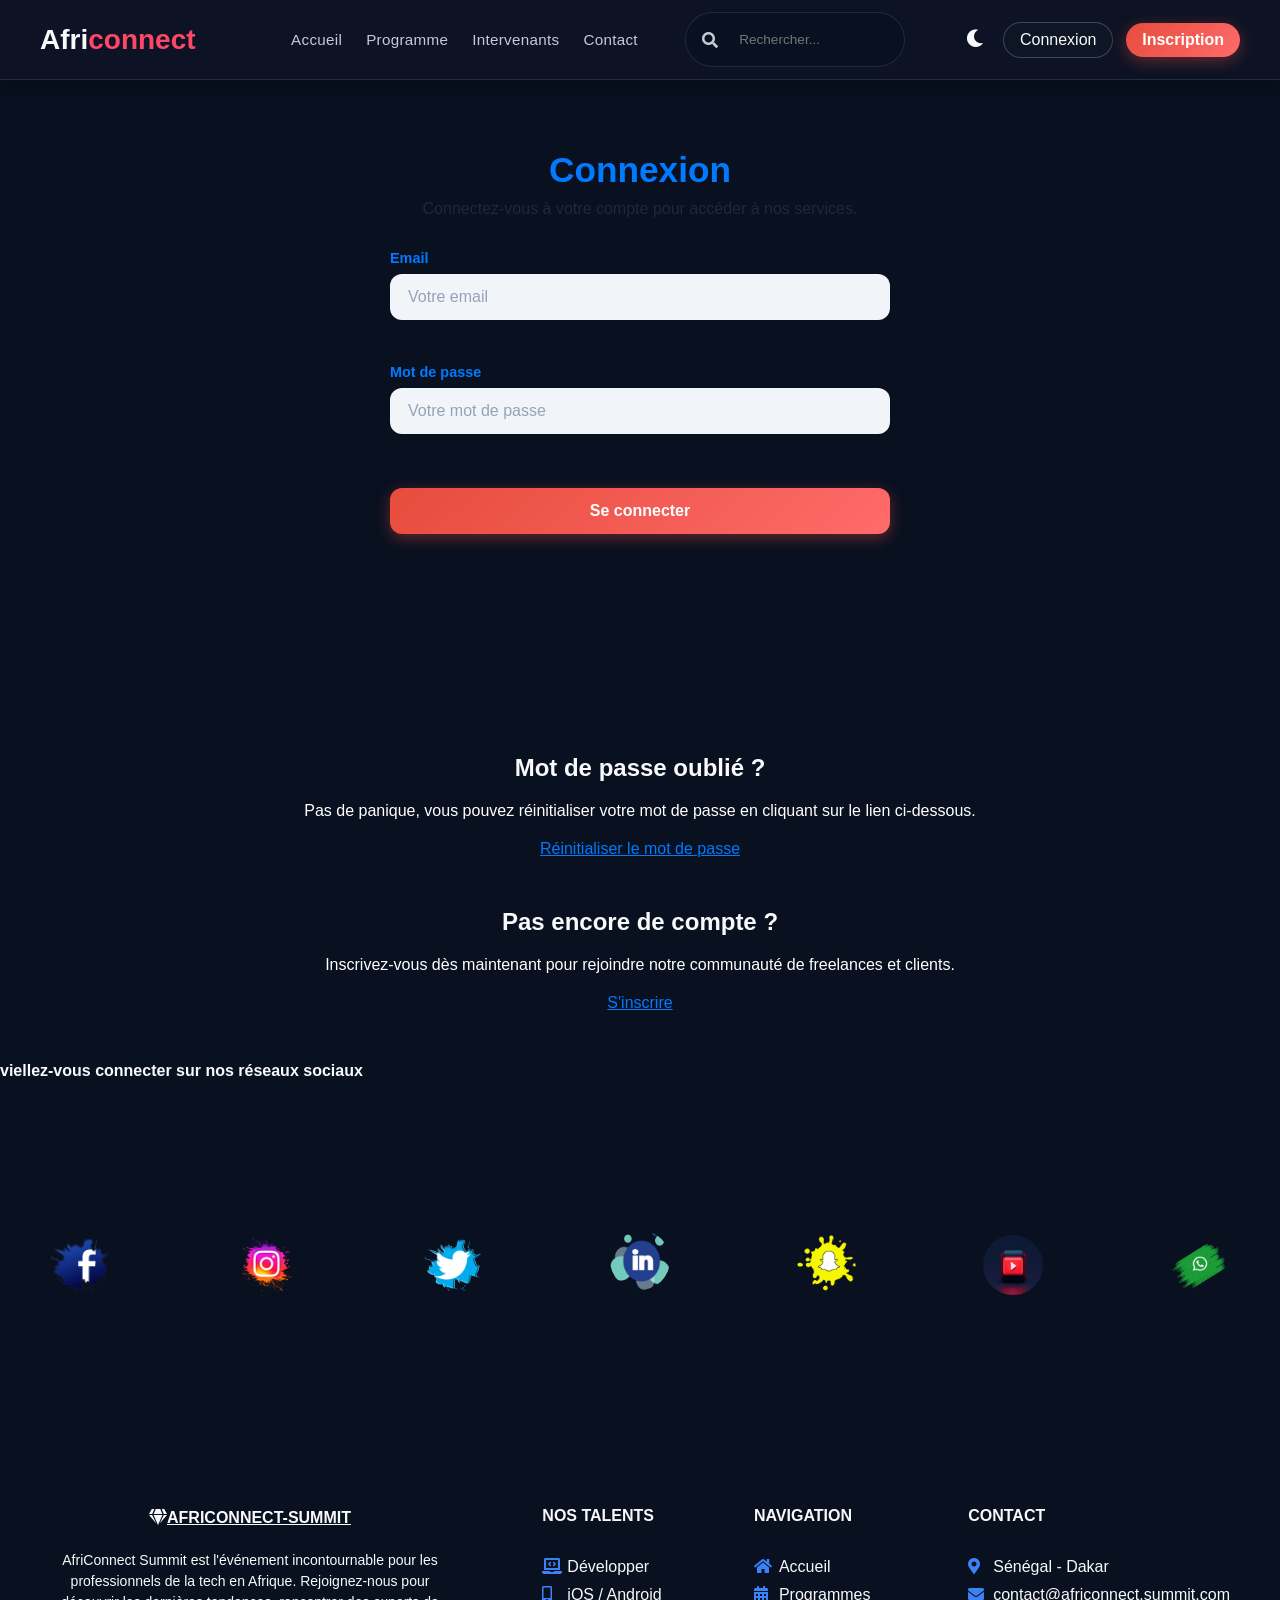
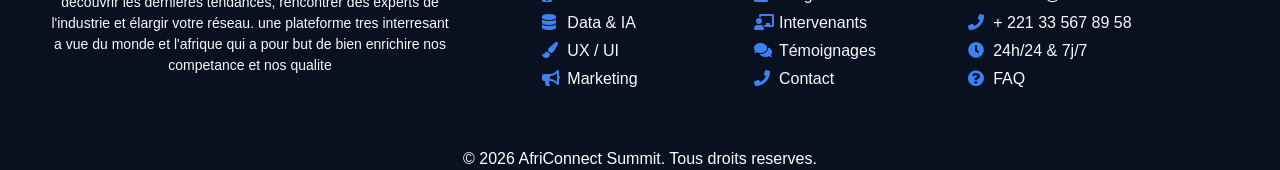
<file: connexion.html>
<!DOCTYPE html>
<html lang="en">
<head>
    <meta charset="UTF-8">
    <meta name="viewport" content="width=device-width, initial-scale=1.0">
    <title>AfriConnect-Summit</title>
    <!-- les links -->
    <link rel="stylesheet" href="css/style.css" type="text/css">
    <!-- Fonts Google --> 
    <link rel="preconnect" href="https://fonts.googleapis.com">
    <link rel="preconnect" href="https://fonts.gstatic.com" crossorigin>
    <link href="https://fonts.googleapis.com/css2?family=Merriweather:opsz@18..144&family=Oswald:wght@200..700&display=swap" rel="stylesheet">
    <!-- Font Awesome --> 
    <link rel="stylesheet" href="https://cdnjs.cloudflare.com/ajax/libs/font-awesome/5.15.3/css/all.min.css">
</head>
<body>
 <!-- Header -->
    <header class="header" id="header">
        <nav class="nav">
            <!-- Logo -->
            <a href="index.html" class="logo">Afri<span>connect</span></a>

            <!-- Bouton Hamburger avec icône FontAwesome -->
            <button class="hamburger" id="hamburger" type="button" aria-expanded="false" aria-label="Toggle navigation">
                <i class="fas fa-bars" id="hamburger-icon"></i>
            </button>

            <!-- Menu principal (Contenu rétractable) -->
            <div class="nav-Menu" id="nav-Menu">
                <ul class="nav-links">
                    <li><a href="index.html" class="nav-link">Accueil</a></li>
                    <li><a href="programme.html" class="nav-link">Programme</a></li>
                    <li><a href="intervenants.html" class="nav-link">Intervenants</a></li>
                    <li><a href="contact.html" class="nav-link">Contact</a></li>
                </ul>

                <div class="nav-actions">
                    <!-- Barre de recherche -->
                    <form class="search-navbar" role="search" action="/recherche" method="GET">
                        <div class="search-box">
                            <i class="fas fa-search search-icon"></i>
                            <input type="search" placeholder="Rechercher..." aria-label="Rechercher" name="query">
                        </div>
                    </form>

                    <!-- Zone d'action (Thème & Boutons) -->
                    <div class="buttons-group">
                        <button id="theme-toggle" class="theme-toggle" aria-label="Changer de thème">
                            <i class="fas fa-moon" id="theme-icon"></i>
                        </button>
                        <a href="connexion.html" class="btn-connexion">Connexion</a>
                        <a href="inscription.html" class="btn-inscription">Inscription</a>
                    </div>
                </div>
            </div>
        </nav>

    </header>
    <main>
        <div class="auth-wrapper">
            <section class="connexion-section">
                <h1>Connexion</h1>
                <p>Connectez-vous à votre compte pour accéder à nos services.</p>
                <form id="contactForm">
                    <div class="contact1">
                        <label for="email" class="form-label">Email</label>
                        <input type="email" class="form-control" id="email" placeholder="Votre email">
                        <span class="error-msg text-danger small" id="emailError"></span>
                    </div>
                    <div class="contact2">
                        <label for="password" class="form-label">Mot de passe</label>
                        <input type="password" class="form-control" id="password" placeholder="Votre mot de passe">
                        <span class="error-msg text-danger small" id="incorrect"></span>
                    </div>
                    <button type="submit" class="btn btn-primary">Se connecter</button>
                </form>
            </section> 
            <section class="options-section ">
                <div class="option1">
                    <h2>Mot de passe oublié ?</h2>
                    <p>Pas de panique, vous pouvez réinitialiser votre mot de passe en cliquant sur le lien ci-dessous.</p>
                    <a href="mots-de-pass.html" class="btns">Réinitialiser le mot de passe</a>
                </div>
                <div class="option2">
                    <h2>Pas encore de compte ?</h2>
                    <p>Inscrivez-vous dès maintenant pour rejoindre notre communauté de freelances et clients.</p>
                    <a href="inscription.html" class="btns">S'inscrire</a>
                </div>
            </section>
        </div> 
    </main>
   <!-- Footer -->
    <footer>
        <!-- Footer content -->
        <!-- div: Social media -->
            <div class="social">
                <h4>viellez-vous connecter sur nos réseaux sociaux</h4>
            </div>
        <!-- div: Social media -->
        <div class="social-media">
            <div class="container">
                <div class="social-icones">
                    <div class="fac"><a href="https://www.facebook.com"><img src="images/facboook.jpg" alt=""></a></div>
                    <div class="insta"><a href="https://www.instagram.com"><img src="images/insta.png" alt="" ></a></div>
                    <div class="twit"><a href="https://www.twitter.com"><img src="images/twitter.png" alt=""></a></div>                            
                    <div class="link"><a href="https://www.linkedin.com"><img src="images/linkedin.png" alt=""></a></div>
                    <div class="snap"><a href="https://www.snapchat.com"><img src="images/snap.png" alt=""></a></div>
                    <div class="yt"><a href="https://www.youtube.com"><img src="images/youtube.jpg" alt=""></a></div>
                    <div class="whats"><a href="https://www.whatsapp.com"><img src="images/whatsapp.webp" alt=""></a></div>
                </div>
            </div>
        </div>
        <!-- div: Links  -->
        <div class="container-footer">
            <div class="footer-content">           
                <div class="footer-description">
                    <h4 class="text-uppercase ">
                        <a href="index.html" class="summit"><i class="fas fa-gem "></i>AfriConnect-Summit</a>
                    </h4>
                    <p class=" text-description">
                        AfriConnect Summit est l'événement incontournable pour les professionnels de la tech en Afrique. 
                        Rejoignez-nous pour découvrir les dernières tendances, rencontrer des experts de l'industrie et élargir votre réseau.
                        une plateforme tres interresant a vue du monde et l'afrique qui a pour but de bien enrichire nos competance et nos qualite
                        
                    </p>
                </div>                
                <div class="footer-talents">
                    <h4 class="text-uppercase  ">Nos Talents</h4>
                    <ul class="list-unstyled footer-links">
                        <li class="link"><a href="developpement-web.html" class="text-reset"><i class="fas fa-laptop-code icon-width"></i>Développer</a></li>
                        <li class="link"><a href="mobile.html" class="text-reset"><i class="fas fa-mobile-alt  icon-width"></i>iOS / Android</a></li>
                        <li class="link"><a href="data-science.html" class="text-reset"><i class="fas fa-database icon-width"></i>Data & IA</a></li>
                        <li class="link"><a href="design-ux-ui.html" class="text-reset"><i class="fas fa-paint-brush  icon-width"></i>UX / UI</a></li>
                        <li class="link"><a href="marketing-digital.html" class="text-reset"><i class="fas fa-bullhorn  icon-width"></i>Marketing</a></li>
                    </ul>
                </div>
                <div class="footer-navigation">
                    <h4 class="text-uppercase">Navigation</h4>
                    <ul class="list-unstyled footer-links">
                        <li class="link"><a href="index.html" class="text-reset"><i class="fas fa-home  icon-width"></i>Accueil</a></li>
                        <li class="link"><a href="programmes.html" class="text-reset"><i class="fas fa-calendar-alt  icon-width"></i>Programmes</a></li>
                        <li class="link"><a href="intervenants.html" class="text-reset"><i class="fas fa-chalkboard-teacher  icon-width"></i>Intervenants</a></li>
                        <li class="link"><a href="temoignages.html" class="text-reset"><i class="fas fa-comments  icon-width"></i>Témoignages</a></li>
                        <li class="link"><a href="contact.html" class="text-reset"><i class="fas fa-phone  icon-width"></i>Contact</a></li>
                    </ul>
                </div>               
                <div class="footer-contact">
                    <h4 class="text-uppercase">Contact</h4>
                    <ul class="list-unstyled footer-links">
                        <li class="link"><a href="http://maps.google.com" target="_blank" class="text-reset"><i class="fas fa-map-marker-alt  icon-width"></i>Sénégal - Dakar</a></li>
                        <li class="link"><a href="mailto:contact@africonnect.summit.com" class="text-reset"><i class="fas fa-envelope icon-width"></i>contact@africonnect.summit.com</a></li>
                        <li class="link"><a href="tel:+221335678958" class="text-reset"><i class="fas fa-phone  icon-width"></i>+ 221 33 567 89 58</a></li>
                        <li class="link"><a href="horaire.html" class="text-reset"><i class="fas fa-clock  icon-width"></i>24h/24 & 7j/7</a></li>
                        <li class="link"><a href="faq.html" class="text-reset"><i class="fas fa-question-circle icon-width"></i>FAQ</a></li>
                    </ul>
                </div>
            </div>
        </div>       
        <!-- Copyright -->
        <div class="container"> 
            <p class="text-center">&copy; 2026 AfriConnect Summit. Tous droits reserves.</p> 
        </div> 
    </footer>
            <!-- Bouton Retour en haut -->
        <button id="backToTop" class="back-to-top" aria-label="Retour en haut de la page">
            <i class="fas fa-arrow-up"></i>
        </button>
    <!-- links javascript -->
    <script src="js/main.js"></script>
</body>
</html>
</file>
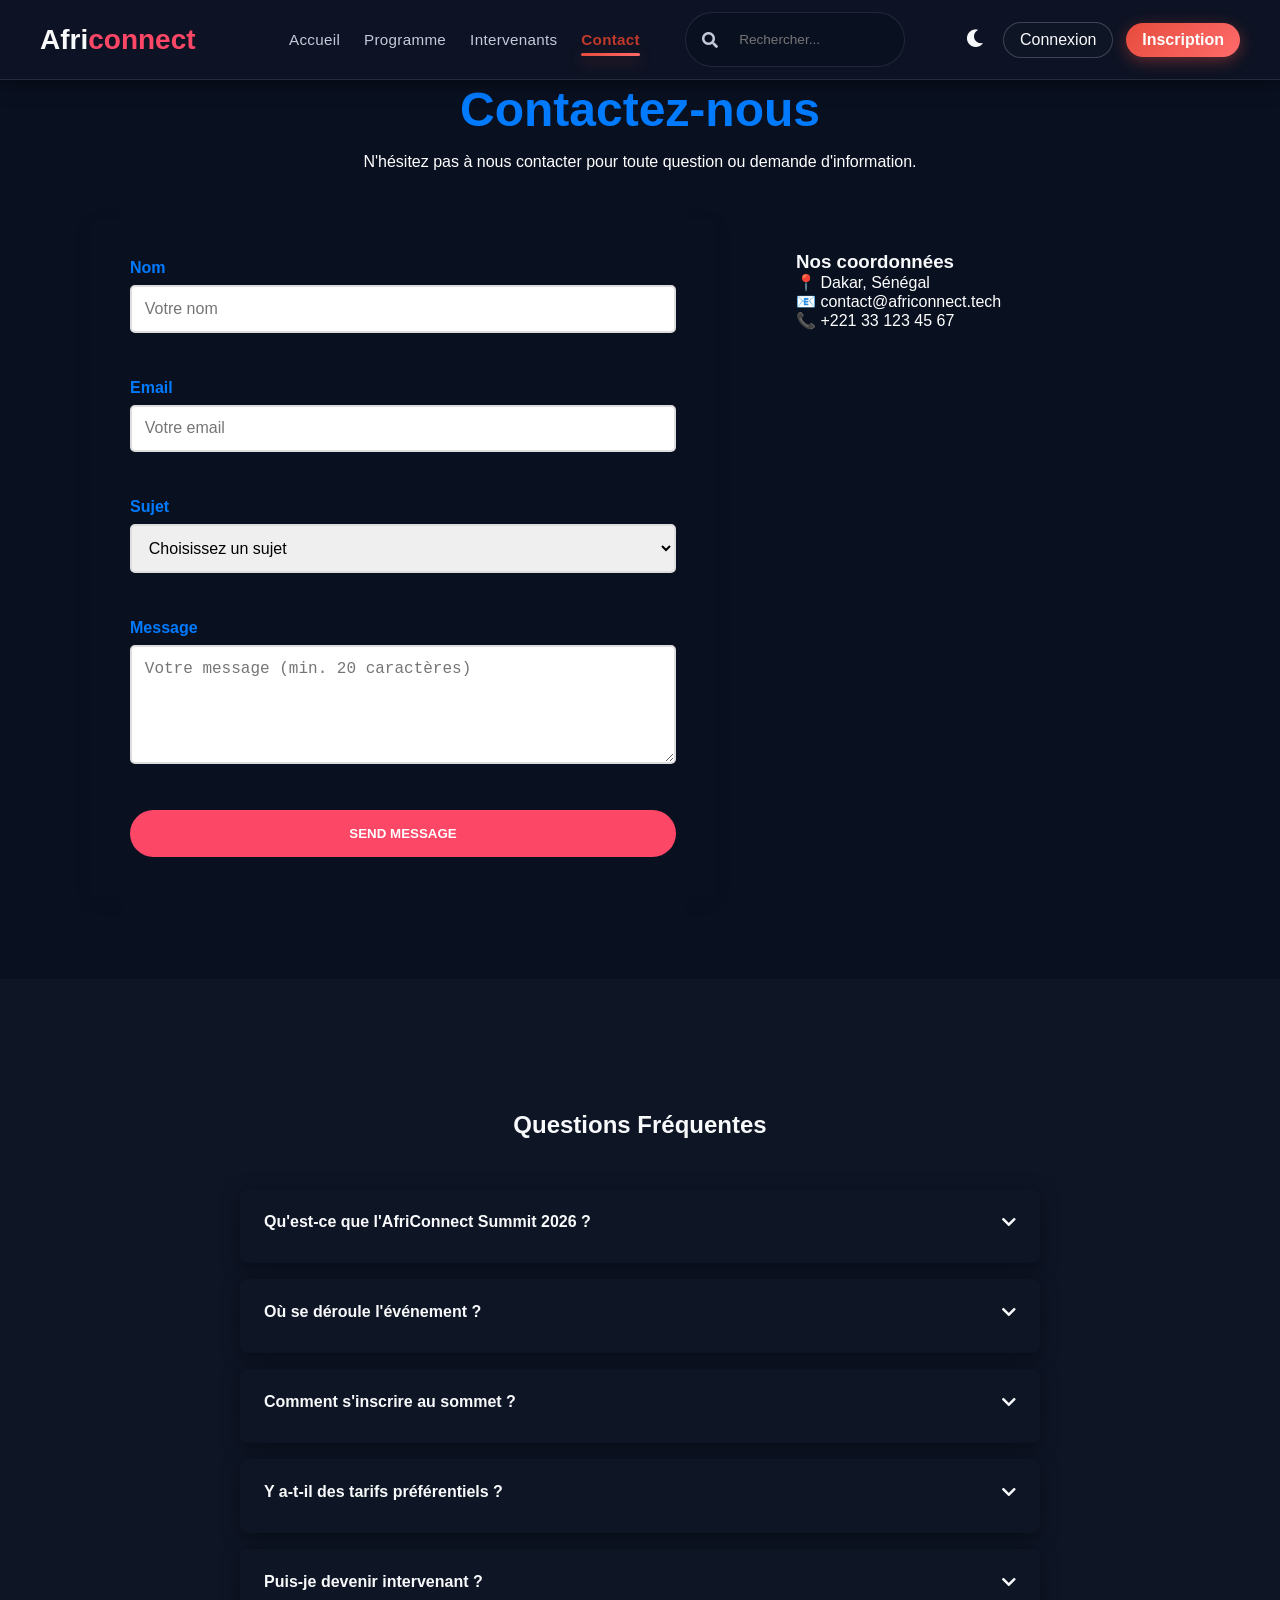
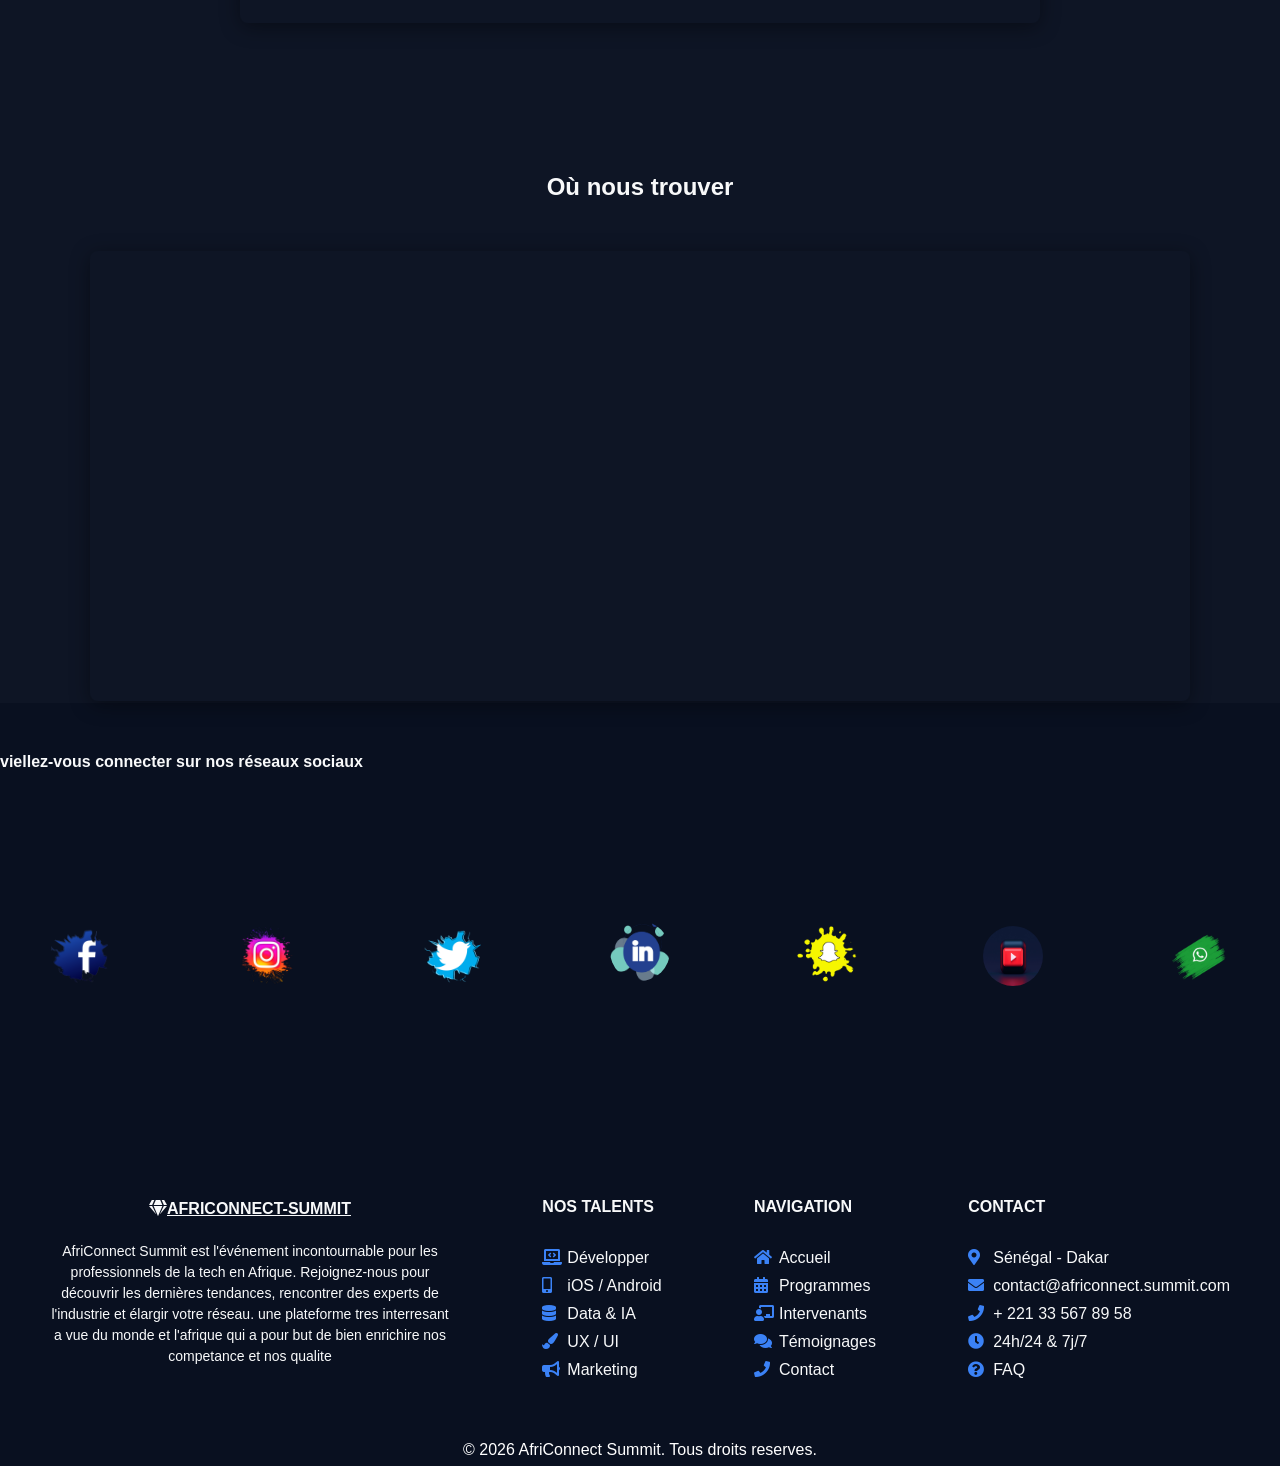
<file: contact.html>
<!DOCTYPE html>
<html lang="en">
<head>
    <meta charset="UTF-8">
    <meta name="viewport" content="width=device-width, initial-scale=1.0">
    <title>AfriConnect-Summit</title>
    <!-- les links -->
    <link rel="stylesheet" href="css/style.css" type="text/css">
    <!-- Fonts Google --> 
    <link rel="preconnect" href="https://fonts.googleapis.com">
    <link rel="preconnect" href="https://fonts.gstatic.com" crossorigin>
    <link href="https://fonts.googleapis.com/css2?family=Merriweather:opsz@18..144&family=Oswald:wght@200..700&display=swap" rel="stylesheet">
    <!-- Font Awesome --> 
    <link rel="stylesheet" href="https://cdnjs.cloudflare.com/ajax/libs/font-awesome/5.15.3/css/all.min.css">
</head>
<body>
    <!-- Header -->
    <header class="header" id="header">
        <nav class="nav">
            <!-- Logo -->
            <a href="index.html" class="logo">Afri<span>connect</span></a>

            <!-- Bouton Hamburger avec icône FontAwesome -->
            <button class="hamburger" id="hamburger" type="button" aria-expanded="false" aria-label="Toggle navigation">
                <i class="fas fa-bars" id="hamburger-icon"></i>
            </button>

            <!-- Menu principal (Contenu rétractable) -->
            <div class="nav-Menu" id="nav-Menu">
                <ul class="nav-links">
                    <li><a href="index.html" class="nav-link ">Accueil</a></li>
                    <li><a href="programme.html" class="nav-link">Programme</a></li>
                    <li><a href="intervenants.html" class="nav-link">Intervenants</a></li>
                    <li><a href="contact.html" class="nav-link active">Contact</a></li>
                </ul>

                <div class="nav-actions">
                    <!-- Barre de recherche -->
                    <form class="search-navbar" role="search" action="/recherche" method="GET">
                        <div class="search-box">
                            <i class="fas fa-search search-icon"></i>
                            <input type="search" placeholder="Rechercher..." aria-label="Rechercher" name="query">
                        </div>
                    </form>

                    <!-- Zone d'action (Thème & Boutons) -->
                    <div class="buttons-group">
                        <button id="theme-toggle" class="theme-toggle" aria-label="Changer de thème">
                            <i class="fas fa-moon" id="theme-icon"></i>
                        </button>
                        <a href="connexion.html" class="btn-connexion">Connexion</a>
                        <a href="inscription.html" class="btn-inscription">Inscription</a>
                    </div>
                </div>
            </div>
        </nav>
    </header>
    <!-- Main content -->
    <main>
        <!-- Hero section -->
        <section class="contact-section reveal"> <!-- La classe reveal sert pour l'IntersectionObserver -->
            <div class="container">
                <h1>Contactez-nous</h1>
                <p class="section-desc">N'hésitez pas à nous contacter pour toute question ou demande d'information.</p>
        
                <div class="contact-wrapper">
                <!-- Formulaire de contact -->
                    <form id="contactForm" class="contact-form">
                        <div class="form-group">
                            <label for="name">Nom</label>
                            <input type="text" id="name" placeholder="Votre nom">
                            <span class="error-msg" id="nameError"></span>
                        </div>

                        <div class="form-group">
                            <label for="email">Email</label>
                            <input type="email" id="email" placeholder="Votre email">
                            <span class="error-msg" id="emailError"></span>
                        </div>

                        <div class="form-group">
                            <label for="subject">Sujet</label>
                            <select id="subject">
                                <option value="">Choisissez un sujet</option>
                                <option value="freelance">Je suis freelance</option>
                                <option value="entreprise">Je suis une entreprise</option>
                            </select>
                            <span class="error-msg" id="subjectError"></span>
                        </div>

                        <div class="form-group">
                            <label for="message">Message</label>
                            <textarea id="message" rows="5" placeholder="Votre message (min. 20 caractères)"></textarea>
                            <span class="error-msg" id="messageError"></span>
                        </div>

                        <button type="submit" class="btn-submit">SEND MESSAGE</button>

                        <div id="successMessage" class="success-alert">
                            Message envoyé avec succès !
                        </div>
                    </form>
                    <!-- Informations de contact (requis pour le layout 2 colonnes) -->
                    <div class="contact-info">
                        <h3>Nos coordonnées</h3>
                        <p>📍 Dakar, Sénégal</p>
                        <p>📧 contact@africonnect.tech</p>
                        <p>📞 +221 33 123 45 67</p>
                    </div>
                </div>
            </div>
        </section> 
        <section class="faq-section reveal">
            <div class="container">
                <h2 class="section-title">Questions Fréquentes</h2>
                
                <div class="accordion">
                    <!-- Question 1 -->
                    <div class="accordion-item">
                        <input type="checkbox" id="faq1" class="accordion-input">
                        <label for="faq1" class="accordion-header">
                            <span>Qu'est-ce que l'AfriConnect Summit 2026 ?</span>
                            <i class="fas fa-chevron-down icon"></i>
                        </label>
                        <div class="accordion-content">
                            <p>L'AfriConnect Summit est un événement panafricain qui réunit les leaders de la tech, les développeurs et les investisseurs pour discuter du futur numérique de l'Afrique.</p>
                        </div>
                    </div>

                    <!-- Question 2 -->
                    <div class="accordion-item">
                        <input type="checkbox" id="faq2" class="accordion-input">
                        <label for="faq2" class="accordion-header">
                            <span>Où se déroule l'événement ?</span>
                            <i class="fas fa-chevron-down icon"></i>
                        </label>
                        <div class="accordion-content">
                            <p>Pour l'édition 2026, le sommet se tiendra à Dakar, au Sénégal, dans un cadre moderne favorisant l'innovation et le networking.</p>
                        </div>
                    </div>

                    <!-- Question 3 -->
                    <div class="accordion-item">
                        <input type="checkbox" id="faq3" class="accordion-input">
                        <label for="faq3" class="accordion-header">
                            <span>Comment s'inscrire au sommet ?</span>
                            <i class="fas fa-chevron-down icon"></i>
                        </label>
                        <div class="accordion-content">
                            <p>Vous pouvez vous inscrire directement via notre formulaire en ligne sur la page Contact. Plusieurs types de pass sont disponibles (Standard, VIP, Étudiant).</p>
                        </div>
                    </div>

                    <!-- Question 4 -->
                    <div class="accordion-item">
                        <input type="checkbox" id="faq4" class="accordion-input">
                        <label for="faq4" class="accordion-header">
                            <span>Y a-t-il des tarifs préférentiels ?</span>
                            <i class="fas fa-chevron-down icon"></i>
                        </label>
                        <div class="accordion-content">
                            <p>Oui, nous proposons des tarifs "Early Bird" pour les premières inscriptions ainsi que des réductions importantes pour les étudiants africains.</p>
                        </div>
                    </div>

                    <!-- Question 5 -->
                    <div class="accordion-item">
                        <input type="checkbox" id="faq5" class="accordion-input">
                        <label for="faq5" class="accordion-header">
                            <span>Puis-je devenir intervenant ?</span>
                            <i class="fas fa-chevron-down icon"></i>
                        </label>
                        <div class="accordion-content">
                            <p>L'appel à conférenciers est ouvert jusqu'en novembre 2025. Vous pouvez soumettre votre candidature en nous contactant via le formulaire dédié.</p>
                        </div>
                    </div>
                </div>
            </div>
        </section> 
        <section id="localisation" class="map-section reveal">
            <div class="container">
                <h2 class="section-title">Où nous trouver</h2>
                <div class="map-container">
                <iframe 
                    src="https://www.google.com/maps/embed?pb=!1m18!1m12!1m3!1d61743.08055627259!2d-17.4735231!3d14.7128604!2m3!1f0!2f0!3f0!3m2!1i1024!2i768!4f13.1!3m3!1m2!1s0xec172f5b3c5bb71%3A0x5a46a5509611f715!2sDakar%2C%20S%C3%A9n%C3%A9gal!5e0!3m2!1sfr!2sfr!4v1715420000000!5m2!1sfr!2sfr" 
                    width="100%"
                    height="450"
                    style="border: 0;"
                    allowfullscreen=""
                    loading="lazy"
                    referrerpolicy="no-referrer-when-downgrade">
                </iframe>

                </div>
            </div>

        </section>
    </main> 
   <!-- Footer -->
    <footer>
        <!-- Footer content -->
        <!-- div: Social media -->
            <div class="social">
                <h4>viellez-vous connecter sur nos réseaux sociaux</h4>
            </div>
        <!-- div: Social media -->
        <div class="social-media">
            <div class="container">
                <div class="social-icones">
                    <div class="fac"><a href="https://www.facebook.com"><img src="images/facboook.jpg" alt=""></a></div>
                    <div class="insta"><a href="https://www.instagram.com"><img src="images/insta.png" alt="" ></a></div>
                    <div class="twit"><a href="https://www.twitter.com"><img src="images/twitter.png" alt=""></a></div>                            
                    <div class="link"><a href="https://www.linkedin.com"><img src="images/linkedin.png" alt=""></a></div>
                    <div class="snap"><a href="https://www.snapchat.com"><img src="images/snap.png" alt=""></a></div>
                    <div class="yt"><a href="https://www.youtube.com"><img src="images/youtube.jpg" alt=""></a></div>
                    <div class="whats"><a href="https://www.whatsapp.com"><img src="images/whatsapp.webp" alt=""></a></div>
                </div>
            </div>
        </div>
        <!-- div: Links  -->
        <div class="container-footer">
            <div class="footer-content">           
                <div class="footer-description">
                    <h4 class="text-uppercase ">
                        <a href="index.html" class="summit"><i class="fas fa-gem "></i>AfriConnect-Summit</a>
                    </h4>
                    <p class=" text-description">
                        AfriConnect Summit est l'événement incontournable pour les professionnels de la tech en Afrique. 
                        Rejoignez-nous pour découvrir les dernières tendances, rencontrer des experts de l'industrie et élargir votre réseau.
                        une plateforme tres interresant a vue du monde et l'afrique qui a pour but de bien enrichire nos competance et nos qualite
                        
                    </p>
                </div>                
                <div class="footer-talents">
                    <h4 class="text-uppercase  ">Nos Talents</h4>
                    <ul class="list-unstyled footer-links">
                        <li class="link"><a href="developpement-web.html" class="text-reset"><i class="fas fa-laptop-code icon-width"></i>Développer</a></li>
                        <li class="link"><a href="mobile.html" class="text-reset"><i class="fas fa-mobile-alt  icon-width"></i>iOS / Android</a></li>
                        <li class="link"><a href="data-science.html" class="text-reset"><i class="fas fa-database icon-width"></i>Data & IA</a></li>
                        <li class="link"><a href="design-ux-ui.html" class="text-reset"><i class="fas fa-paint-brush  icon-width"></i>UX / UI</a></li>
                        <li class="link"><a href="marketing-digital.html" class="text-reset"><i class="fas fa-bullhorn  icon-width"></i>Marketing</a></li>
                    </ul>
                </div>
                <div class="footer-navigation">
                    <h4 class="text-uppercase">Navigation</h4>
                    <ul class="list-unstyled footer-links">
                        <li class="link"><a href="index.html" class="text-reset"><i class="fas fa-home  icon-width"></i>Accueil</a></li>
                        <li class="link"><a href="programmes.html" class="text-reset"><i class="fas fa-calendar-alt  icon-width"></i>Programmes</a></li>
                        <li class="link"><a href="intervenants.html" class="text-reset"><i class="fas fa-chalkboard-teacher  icon-width"></i>Intervenants</a></li>
                        <li class="link"><a href="temoignages.html" class="text-reset"><i class="fas fa-comments  icon-width"></i>Témoignages</a></li>
                        <li class="link"><a href="contact.html" class="text-reset"><i class="fas fa-phone  icon-width"></i>Contact</a></li>
                    </ul>
                </div>               
                <div class="footer-contact">
                    <h4 class="text-uppercase">Contact</h4>
                    <ul class="list-unstyled footer-links">
                        <li class="link"><a href="http://maps.google.com" target="_blank" class="text-reset"><i class="fas fa-map-marker-alt  icon-width"></i>Sénégal - Dakar</a></li>
                        <li class="link"><a href="mailto:contact@africonnect.summit.com" class="text-reset"><i class="fas fa-envelope icon-width"></i>contact@africonnect.summit.com</a></li>
                        <li class="link"><a href="tel:+221335678958" class="text-reset"><i class="fas fa-phone  icon-width"></i>+ 221 33 567 89 58</a></li>
                        <li class="link"><a href="horaire.html" class="text-reset"><i class="fas fa-clock  icon-width"></i>24h/24 & 7j/7</a></li>
                        <li class="link"><a href="faq.html" class="text-reset"><i class="fas fa-question-circle icon-width"></i>FAQ</a></li>
                    </ul>
                </div>
            </div>
        </div>       
        <!-- Copyright -->
        <div class="container"> 
            <p class="text-center">&copy; 2026 AfriConnect Summit. Tous droits reserves.</p> 
        </div> 
    </footer>
            <!-- Bouton Retour en haut -->
        <button id="backToTop" class="back-to-top" aria-label="Retour en haut de la page">
            <i class="fas fa-arrow-up"></i>
        </button>
    <!-- links javascript -->
    <script src="js/main.js"></script>
</body>
</html>
</file>
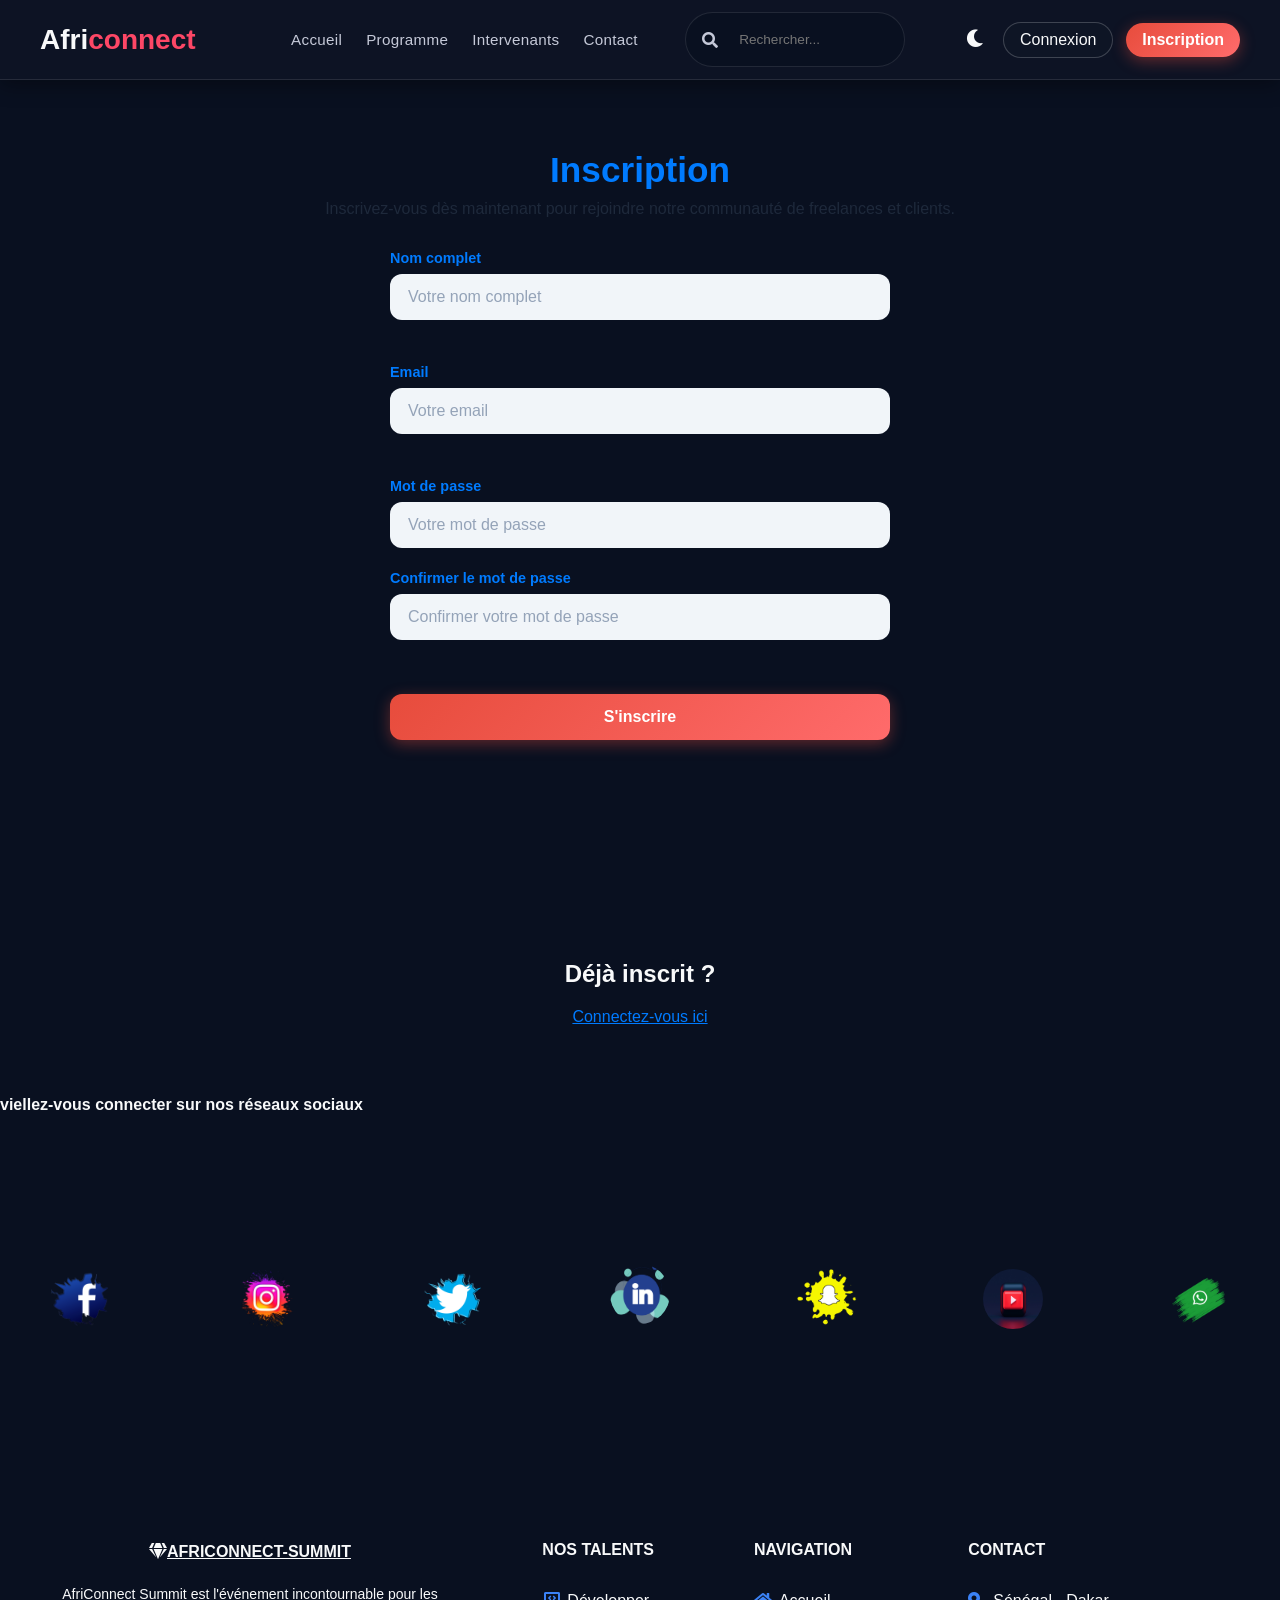
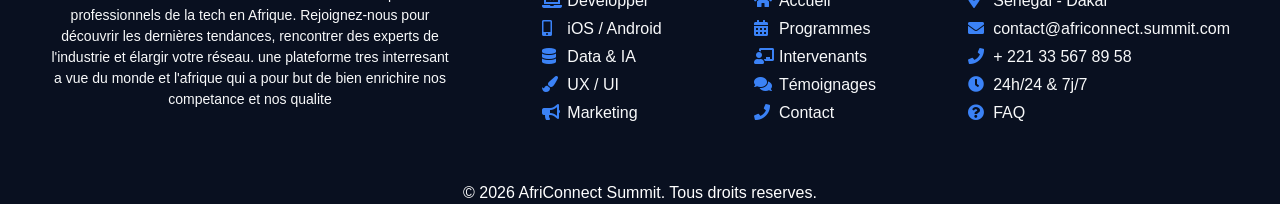
<file: inscription.html>
<!DOCTYPE html>
<html lang="en">
<head>
    <meta charset="UTF-8">
    <meta name="viewport" content="width=device-width, initial-scale=1.0">
    <title>AfriConnect-Summit</title>
    <!-- les links -->
    <link rel="stylesheet" href="css/style.css" type="text/css">
    <!-- Fonts Google --> 
    <link rel="preconnect" href="https://fonts.googleapis.com">
    <link rel="preconnect" href="https://fonts.gstatic.com" crossorigin>
    <link href="https://fonts.googleapis.com/css2?family=Merriweather:opsz@18..144&family=Oswald:wght@200..700&display=swap" rel="stylesheet">
    <!-- Font Awesome --> 
    <link rel="stylesheet" href="https://cdnjs.cloudflare.com/ajax/libs/font-awesome/5.15.3/css/all.min.css">
</head>
<body>
    <!-- Header -->
    <header class="header" id="header">
        <nav class="nav">
            <!-- Logo -->
            <a href="index.html" class="logo">Afri<span>connect</span></a>

            <!-- Bouton Hamburger avec icône FontAwesome -->
            <button class="hamburger" id="hamburger" type="button" aria-expanded="false" aria-label="Toggle navigation">
                <i class="fas fa-bars" id="hamburger-icon"></i>
            </button>

            <!-- Menu principal (Contenu rétractable) -->
            <div class="nav-Menu" id="nav-Menu">
                <ul class="nav-links">
                    <li><a href="index.html" class="nav-link ">Accueil</a></li>
                    <li><a href="programme.html" class="nav-link">Programme</a></li>
                    <li><a href="intervenants.html" class="nav-link">Intervenants</a></li>
                    <li><a href="contact.html" class="nav-link">Contact</a></li>
                </ul>

                <div class="nav-actions">
                    <!-- Barre de recherche -->
                    <form class="search-navbar" role="search" action="/recherche" method="GET">
                        <div class="search-box">
                            <i class="fas fa-search search-icon"></i>
                            <input type="search" placeholder="Rechercher..." aria-label="Rechercher" name="query">
                        </div>
                    </form>

                    <!-- Zone d'action (Thème & Boutons) -->
                    <div class="buttons-group">
                        <button id="theme-toggle" class="theme-toggle" aria-label="Changer de thème">
                            <i class="fas fa-moon" id="theme-icon"></i>
                        </button>
                        <a href="connexion.html" class="btn-connexion">Connexion</a>
                        <a href="inscription.html" class="btn-inscription">Inscription</a>
                    </div>
                </div>
            </div>
        </nav>
    </header>
    <!-- Main content -->
    <main>
        <!-- Hero section -->
        <section class="connexion-section">
            <h1>Inscription</h1>
            <p>Inscrivez-vous dès maintenant pour rejoindre notre communauté de freelances et clients.</p>
            <form id="contactForm">
                <div class="contact1">
                    <label for="name" class="form-label">Nom complet</label>
                    <input type="text" class="form-control" id="name" placeholder="Votre nom complet">
                    <span class="error-msg text-danger small" id="nameError"></span>
                </div>
                <div class="contact1">
                    <label for="email" class="form-label">Email</label>
                    <input type="email" class="form-control" id="email" placeholder="Votre email">
                    <span class="error-msg text-danger small" id="emailError"></span>

                </div>
                <div class="contact1">
                    <label for="password" class="form-label">Mot de passe</label>
                    <input type="password" class="form-control" id="password" placeholder="Votre mot de passe">
                </div>
                <div class="contact1">
                    <label for="confirmPassword" class="form-label">Confirmer le mot de passe</label>
                    <input type="password" class="form-control" id="confirmPassword" placeholder="Confirmer votre mot de passe">
                    <span class="error-msg text-danger small" id="necorrect"></span>
                </div>
               <div class="">
                    <button type="submit" class="btn btn-primary">S'inscrire</button>
               </div>
            </form>
        </section>
        <section class="options-section">
            <div class="option1">
                <h2>Déjà inscrit ?</h2>
                <p><a href="connexion.html" class="btns">Connectez-vous ici</a></p>
            </div>
        </section>  
    </main> 
    <!-- Footer -->
    <footer>
        <!-- Footer content -->
        <!-- div: Social media -->
            <div class="social">
                <h4>viellez-vous connecter sur nos réseaux sociaux</h4>
            </div>
        <!-- div: Social media -->
        <div class="social-media">
            <div class="container">
                <div class="social-icones">
                    <div class="fac"><a href="https://www.facebook.com"><img src="images/facboook.jpg" alt=""></a></div>
                    <div class="insta"><a href="https://www.instagram.com"><img src="images/insta.png" alt="" ></a></div>
                    <div class="twit"><a href="https://www.twitter.com"><img src="images/twitter.png" alt=""></a></div>                            
                    <div class="link"><a href="https://www.linkedin.com"><img src="images/linkedin.png" alt=""></a></div>
                    <div class="snap"><a href="https://www.snapchat.com"><img src="images/snap.png" alt=""></a></div>
                    <div class="yt"><a href="https://www.youtube.com"><img src="images/youtube.jpg" alt=""></a></div>
                    <div class="whats"><a href="https://www.whatsapp.com"><img src="images/whatsapp.webp" alt=""></a></div>
                </div>
            </div>
        </div>
        <!-- div: Links  -->
        <div class="container-footer">
            <div class="footer-content">           
                <div class="footer-description">
                    <h4 class="text-uppercase ">
                        <a href="index.html" class="summit"><i class="fas fa-gem "></i>AfriConnect-Summit</a>
                    </h4>
                    <p class=" text-description">
                        AfriConnect Summit est l'événement incontournable pour les professionnels de la tech en Afrique. 
                        Rejoignez-nous pour découvrir les dernières tendances, rencontrer des experts de l'industrie et élargir votre réseau.
                        une plateforme tres interresant a vue du monde et l'afrique qui a pour but de bien enrichire nos competance et nos qualite
                        
                    </p>
                </div>                
                <div class="footer-talents">
                    <h4 class="text-uppercase  ">Nos Talents</h4>
                    <ul class="list-unstyled footer-links">
                        <li class="link"><a href="developpement-web.html" class="text-reset"><i class="fas fa-laptop-code icon-width"></i>Développer</a></li>
                        <li class="link"><a href="mobile.html" class="text-reset"><i class="fas fa-mobile-alt  icon-width"></i>iOS / Android</a></li>
                        <li class="link"><a href="data-science.html" class="text-reset"><i class="fas fa-database icon-width"></i>Data & IA</a></li>
                        <li class="link"><a href="design-ux-ui.html" class="text-reset"><i class="fas fa-paint-brush  icon-width"></i>UX / UI</a></li>
                        <li class="link"><a href="marketing-digital.html" class="text-reset"><i class="fas fa-bullhorn  icon-width"></i>Marketing</a></li>
                    </ul>
                </div>
                <div class="footer-navigation">
                    <h4 class="text-uppercase">Navigation</h4>
                    <ul class="list-unstyled footer-links">
                        <li class="link"><a href="index.html" class="text-reset"><i class="fas fa-home  icon-width"></i>Accueil</a></li>
                        <li class="link"><a href="programmes.html" class="text-reset"><i class="fas fa-calendar-alt  icon-width"></i>Programmes</a></li>
                        <li class="link"><a href="intervenants.html" class="text-reset"><i class="fas fa-chalkboard-teacher  icon-width"></i>Intervenants</a></li>
                        <li class="link"><a href="temoignages.html" class="text-reset"><i class="fas fa-comments  icon-width"></i>Témoignages</a></li>
                        <li class="link"><a href="contact.html" class="text-reset"><i class="fas fa-phone  icon-width"></i>Contact</a></li>
                    </ul>
                </div>               
                <div class="footer-contact">
                    <h4 class="text-uppercase">Contact</h4>
                    <ul class="list-unstyled footer-links">
                        <li class="link"><a href="http://maps.google.com" target="_blank" class="text-reset"><i class="fas fa-map-marker-alt  icon-width"></i>Sénégal - Dakar</a></li>
                        <li class="link"><a href="mailto:contact@africonnect.summit.com" class="text-reset"><i class="fas fa-envelope icon-width"></i>contact@africonnect.summit.com</a></li>
                        <li class="link"><a href="tel:+221335678958" class="text-reset"><i class="fas fa-phone  icon-width"></i>+ 221 33 567 89 58</a></li>
                        <li class="link"><a href="horaire.html" class="text-reset"><i class="fas fa-clock  icon-width"></i>24h/24 & 7j/7</a></li>
                        <li class="link"><a href="faq.html" class="text-reset"><i class="fas fa-question-circle icon-width"></i>FAQ</a></li>
                    </ul>
                </div>
            </div>
        </div>       
        <!-- Copyright -->
        <div class="container"> 
            <p class="text-center">&copy; 2026 AfriConnect Summit. Tous droits reserves.</p> 
        </div> 
    </footer>
            <!-- Bouton Retour en haut -->
        <button id="backToTop" class="back-to-top" aria-label="Retour en haut de la page">
            <i class="fas fa-arrow-up"></i>
        </button>
    <!-- links javascript -->
    <script src="js/main.js"></script>
</body>
</html>
</file>
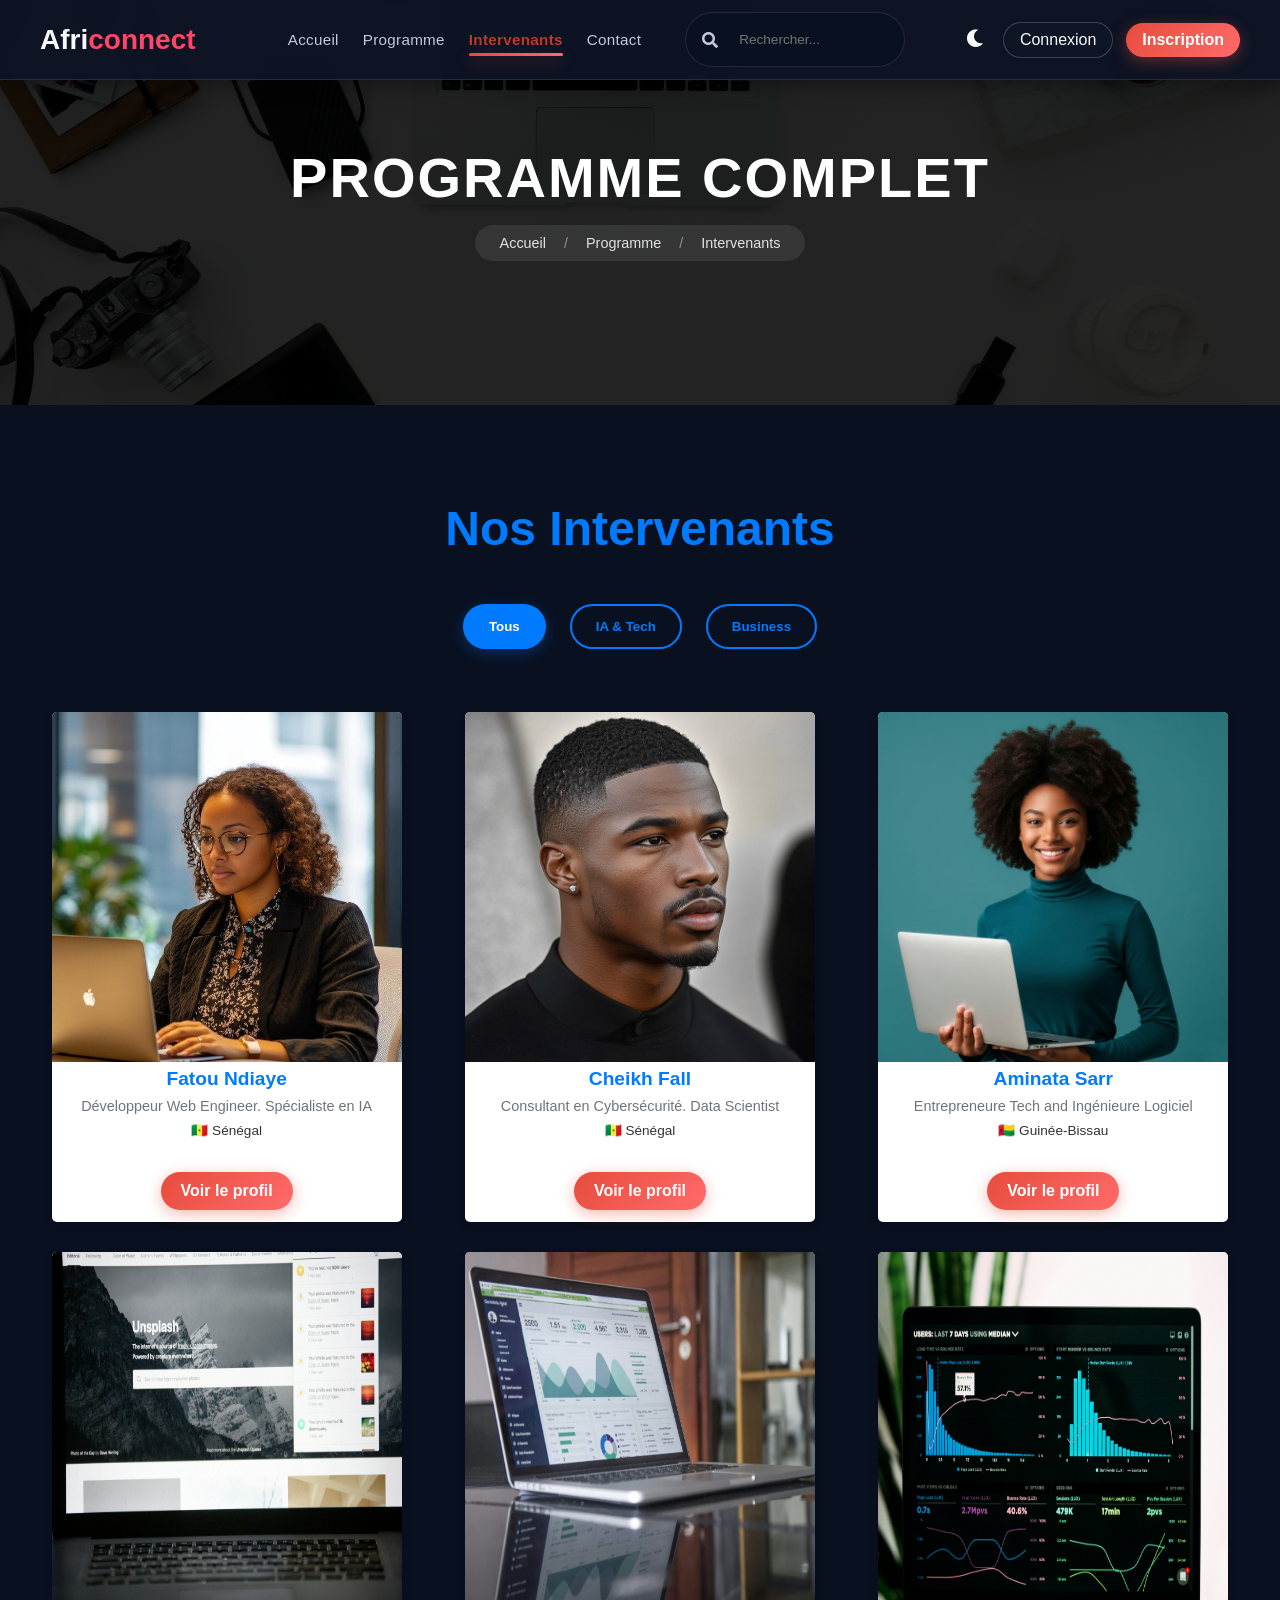
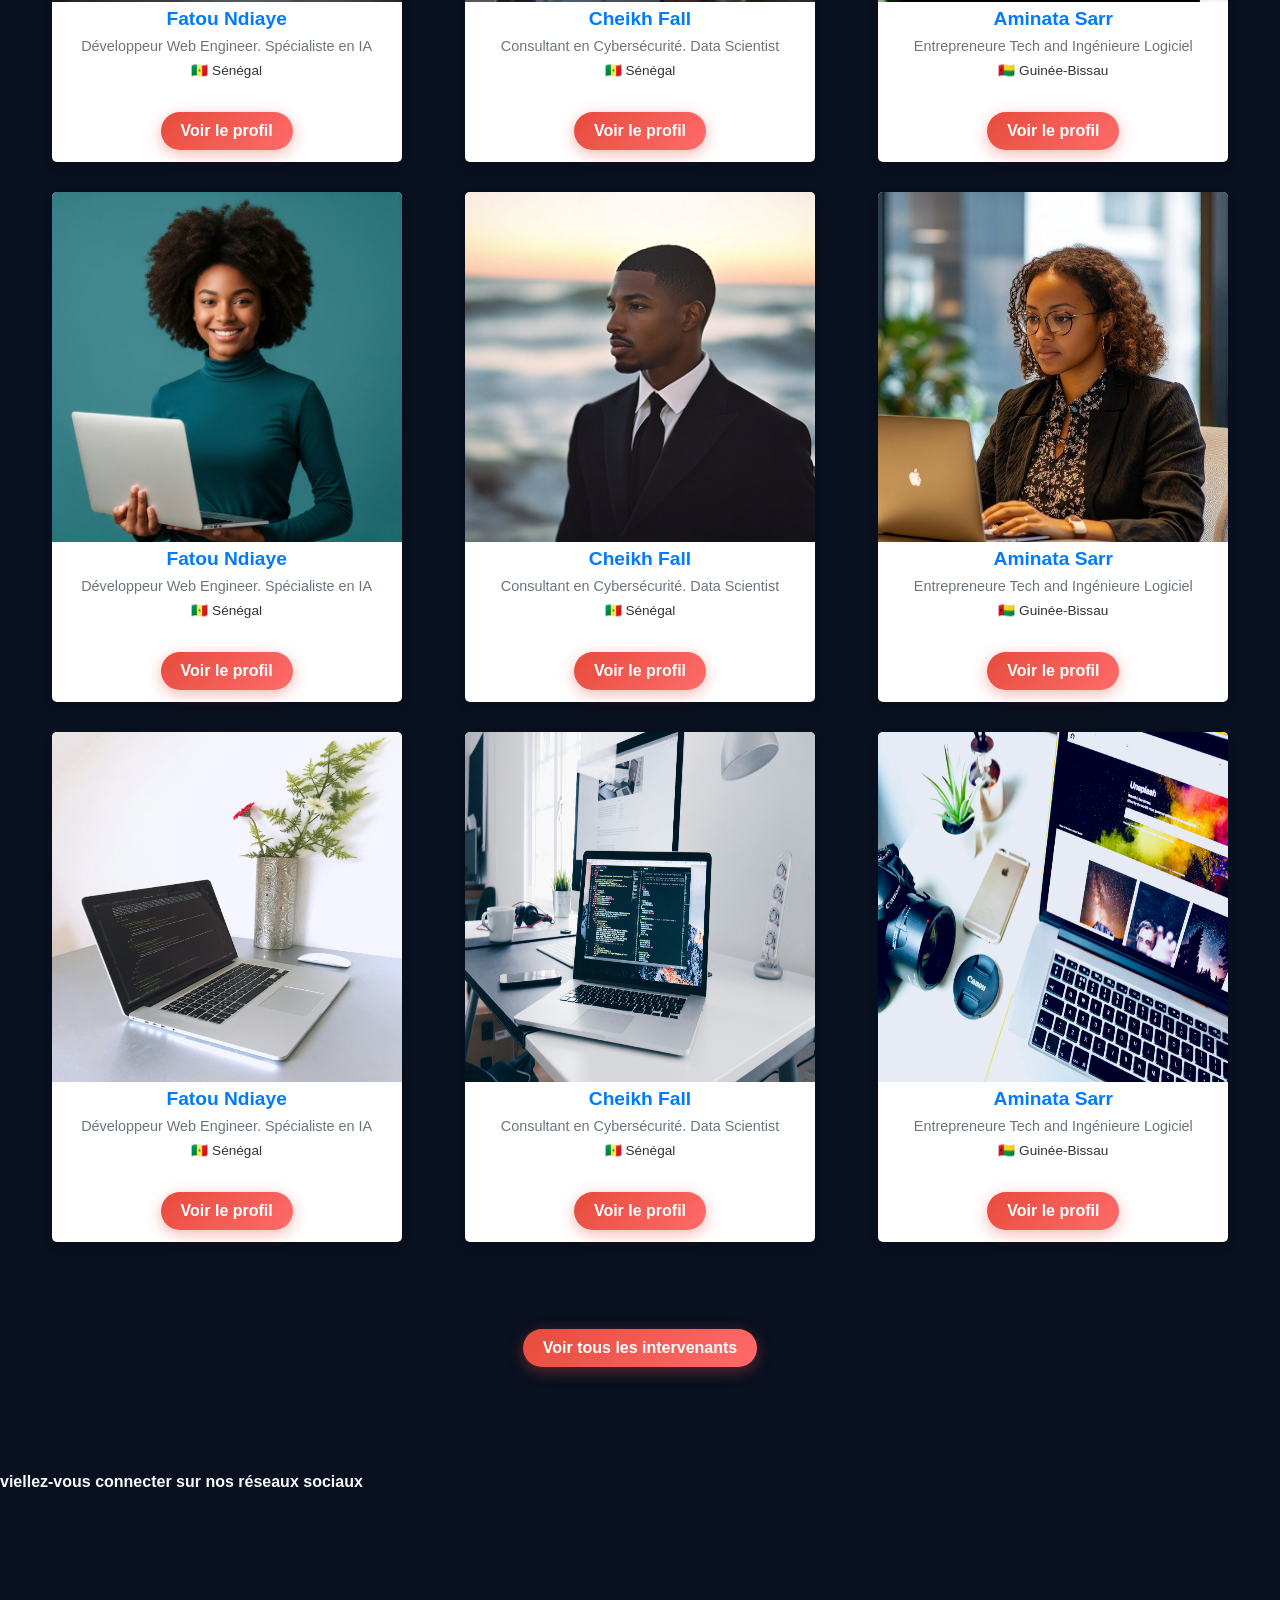
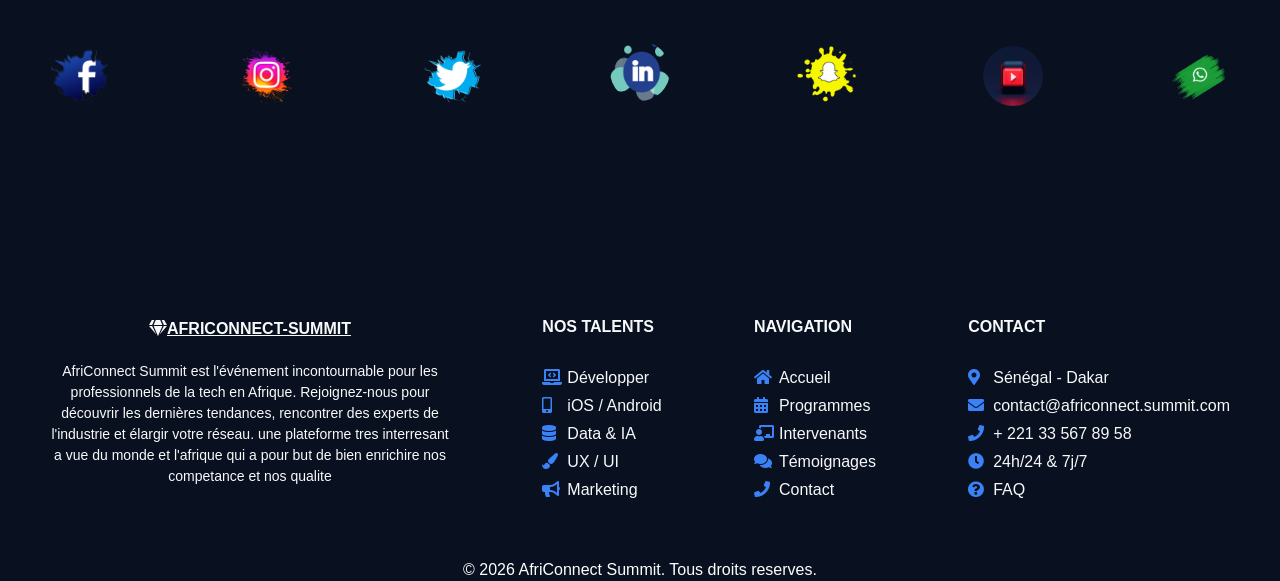
<file: intervenants.html>
<!DOCTYPE html>
<html lang="en">
<head>
    <meta charset="UTF-8">
    <meta name="viewport" content="width=device-width, initial-scale=1.0">
    <title>AfriConnect-Summit</title>
    <!-- les links -->
    <link rel="stylesheet" href="css/style.css" type="text/css">
    <!-- Fonts Google --> 
    <link rel="preconnect" href="https://fonts.googleapis.com">
    <link rel="preconnect" href="https://fonts.gstatic.com" crossorigin>
    <link href="https://fonts.googleapis.com/css2?family=Merriweather:opsz@18..144&family=Oswald:wght@200..700&display=swap" rel="stylesheet">
    <!-- Font Awesome --> 
    <link rel="stylesheet" href="https://cdnjs.cloudflare.com/ajax/libs/font-awesome/5.15.3/css/all.min.css">
</head>
<body>
   <!-- Header -->
    <header class="header" id="header">
        <nav class="nav">
            <!-- Logo -->
            <a href="index.html" class="logo">Afri<span>connect</span></a>

            <!-- Bouton Hamburger avec icône FontAwesome -->
            <button class="hamburger" id="hamburger" type="button" aria-expanded="false" aria-label="Toggle navigation">
                <i class="fas fa-bars" id="hamburger-icon"></i>
            </button>

            <!-- Menu principal (Contenu rétractable) -->
            <div class="nav-Menu" id="nav-Menu">
                <ul class="nav-links">
                    <li><a href="index.html" class="nav-link ">Accueil</a></li>
                    <li><a href="programme.html" class="nav-link">Programme</a></li>
                    <li><a href="intervenants.html" class="nav-link active">Intervenants</a></li>
                    <li><a href="contact.html" class="nav-link">Contact</a></li>
                </ul>

                <div class="nav-actions">
                    <!-- Barre de recherche -->
                    <form class="search-navbar" role="search" action="/recherche" method="GET">
                        <div class="search-box">
                            <i class="fas fa-search search-icon"></i>
                            <input type="search" placeholder="Rechercher..." aria-label="Rechercher" name="query">
                        </div>
                    </form>

                    <!-- Zone d'action (Thème & Boutons) -->
                    <div class="buttons-group">
                        <button id="theme-toggle" class="theme-toggle" aria-label="Changer de thème">
                            <i class="fas fa-moon" id="theme-icon"></i>
                        </button>
                        <a href="connexion.html" class="btn-connexion">Connexion</a>
                        <a href="inscription.html" class="btn-inscription">Inscription</a>
                    </div>
                </div>
            </div>
        </nav>
    </header>
    <!-- Main content -->
    <main>
        <!-- HERO INTERNE - PAGE PROGRAMME -->
        <section class="hero-programme">
            <div class="container-hero">
                <h1>Programme complet</h1>
                <nav class="breadcrumb">
                    <a href="index.html" class="current">Accueil</a> 
                    <span class="separator">/</span> 
                    <a href="programme.html" class="current">Programme</a> 
                    <span class="separator">/</span> 
                    <a href="intervenants.html" class="current active">Intervenants</a> 
                </nav>
            </div>
        </section>  
        
        <section class="speakers-section">
            <div class="speakers-container">
                <h2>Nos Intervenants</h2>

                <!-- Boutons de filtre -->
                <div class="filter-buttons">
                    <button class="btn-filter active" data-filter="all">Tous</button>
                    <button class="btn-filter" data-filter="ia">IA & Tech</button>
                    <button class="btn-filter" data-filter="business">Business</button>
                    <!-- Ajoutez les autres thèmes -->
                </div>
                <div class="speakers-grid">
                    <article class="speaker-card fade-in" id="speaker-1" data-category="ia">
                        <div class="card">            
                            <img src="images/telech-(1).jfif" alt="Avatar" style="width:100%">
                            <div class="container">
                                <h4><b>Fatou Ndiaye</b></h4> 
                                <p class="specialty">Développeur Web Engineer. Spécialiste en IA</p>
                                <p class="country">🇸🇳 Sénégal</p>
                                <div class="btn-speakers">
                                    <a href="#" class="btn btn-speaker">Voir le profil</a>
                                </div>
                            </div>
                        </div>
                    </article>
                    <article class="speaker-card fade-in" id="speaker-1" data-category="business">
                        <div class="card">            
                            <img src="images/Refined.jfif" alt="Avatar" style="width:100%">
                            <div class="container">
                                <h4><b>Cheikh Fall</b></h4> 
                                <p class="specialty">Consultant en Cybersécurité. Data Scientist </p>
                                <p class="country">🇸🇳 Sénégal</p>
                                <div class="btn-speakers">
                                    <a href="#" class="btn btn-speaker">Voir le profil</a>
                                </div>
                            </div>
                        </div>
                    </article>
                    <article class="speaker-card fade-in" id="speaker-1" data-category="ia">
                        <div class="card">            
                            <img src="images/telech-(2).jfif" alt="Avatar" style="width:100%">
                            <div class="container">
                                <h4><b>Aminata Sarr</b></h4> 
                                <p class="specialty">Entrepreneure Tech and Ingénieure Logiciel</p>
                                <p class="country">🇬🇼 Guinée-Bissau</p>
                                <div class="btn-speakers">
                                    <a href="#" class="btn btn-speaker">Voir le profil</a>
                                </div>  
                            </div>
                        </div>
                    </article>
                </div>
                <div class="speakers-grid">
                    <article class="speaker-card fade-in" id="speaker-1" data-category="ia">
                        <div class="card">            
                            <img src="images/Img1.jpg" alt="Avatar" style="width:100%">
                            <div class="container">
                                <h4><b>Fatou Ndiaye</b></h4> 
                                <p class="specialty">Développeur Web Engineer. Spécialiste en IA</p>
                                <p class="country">🇸🇳 Sénégal</p>
                                <div class="btn-speakers">
                                    <a href="#" class="btn btn-speaker">Voir le profil</a>
                                </div>
                            </div>
                        </div>
                    </article>
                    <article class="speaker-card fade-in" id="speaker-1" data-category="intervenants">
                        <div class="card">            
                            <img src="images/Img2.jpg" alt="Avatar" style="width:100%">
                            <div class="container">
                                <h4><b>Cheikh Fall</b></h4> 
                                <p class="specialty">Consultant en Cybersécurité. Data Scientist </p>
                                <p class="country">🇸🇳 Sénégal</p>
                                <div class="btn-speakers">
                                    <a href="#" class="btn btn-speaker">Voir le profil</a>
                                </div>
                            </div>
                        </div>
                    </article>
                    <article class="speaker-card fade-in" id="speaker-1" data-category="intervenants">
                        <div class="card">            
                            <img src="images/img0-(5).jpg" alt="Avatar" style="width:100%">
                            <div class="container">
                                <h4><b>Aminata Sarr</b></h4> 
                                <p class="specialty">Entrepreneure Tech and Ingénieure Logiciel</p>
                                <p class="country">🇬🇼 Guinée-Bissau</p>
                                <div class="btn-speakers">
                                    <a href="#" class="btn btn-speaker">Voir le profil</a>
                                </div>  
                            </div>
                        </div>
                    </article>
                </div>
                <div class="speakers-grid">
                    <article class="speaker-card fade-in" id="speaker-1" data-category="business">
                        <div class="card">            
                            <img src="images/telech-(2).jfif" alt="Avatar" style="width:100%">
                            <div class="container">
                                <h4><b>Fatou Ndiaye</b></h4> 
                                <p class="specialty">Développeur Web Engineer. Spécialiste en IA</p>
                                <p class="country">🇸🇳 Sénégal</p>
                                <div class="btn-speakers">
                                    <a href="#" class="btn btn-speaker">Voir le profil</a>
                                </div>
                            </div>
                        </div>
                    </article>
                    <article class="speaker-card fade-in" id="speaker-1" data-category="ia">
                        <div class="card">            
                            <img src="images/Crisp-Taper-Fade.jfif" alt="Avatar" style="width:100%">
                            <div class="container">
                                <h4><b>Cheikh Fall</b></h4> 
                                <p class="specialty">Consultant en Cybersécurité. Data Scientist </p>
                                <p class="country">🇸🇳 Sénégal</p>
                                <div class="btn-speakers">
                                    <a href="#" class="btn btn-speaker">Voir le profil</a>
                                </div>
                            </div>
                        </div>
                    </article>
                    <article class="speaker-card fade-in" id="speaker-1" data-category="intervenants">
                        <div class="card">            
                            <img src="images/telech-(1).jfif" alt="Avatar" style="width:100%">
                            <div class="container">
                                <h4><b>Aminata Sarr</b></h4> 
                                <p class="specialty">Entrepreneure Tech and Ingénieure Logiciel</p>
                                <p class="country">🇬🇼 Guinée-Bissau</p>
                                <div class="btn-speakers">
                                    <a href="#" class="btn btn-speaker">Voir le profil</a>
                                </div>  
                            </div>
                        </div>
                    </article>
                </div>
                <div class="speakers-grid">
                    <article class="speaker-card fade-in" id="speaker-1" data-category="ia">
                        <div class="card">            
                            <img src="images/pexels-(6).jpg" alt="Avatar" style="width:100%">
                            <div class="container">
                                <h4><b>Fatou Ndiaye</b></h4> 
                                <p class="specialty">Développeur Web Engineer. Spécialiste en IA</p>
                                <p class="country">🇸🇳 Sénégal</p>
                                <div class="btn-speakers">
                                    <a href="#" class="btn btn-speaker">Voir le profil</a>
                                </div>
                            </div>
                        </div>
                    </article>
                    <article class="speaker-card fade-in" id="speaker-1" data-category="business">
                        <div class="card">            
                            <img src="images/image-1-(4).jpg" alt="Avatar" style="width:100%">
                            <div class="container">
                                <h4><b>Cheikh Fall</b></h4> 
                                <p class="specialty">Consultant en Cybersécurité. Data Scientist </p>
                                <p class="country">🇸🇳 Sénégal</p>
                                <div class="btn-speakers">
                                    <a href="#" class="btn btn-speaker">Voir le profil</a>
                                </div>
                            </div>
                        </div>
                    </article>
                    <article class="speaker-card fade-in" id="speaker-1" data-category="business">
                        <div class="card">            
                            <img src="images/image-1-(5).jpg" alt="Avatar" style="width:100%">
                            <div class="container">
                                <h4><b>Aminata Sarr</b></h4> 
                                <p class="specialty">Entrepreneure Tech and Ingénieure Logiciel</p>
                                <p class="country">🇬🇼 Guinée-Bissau</p>
                                <div class="btn-speakers">
                                    <a href="#" class="btn btn-speaker">Voir le profil</a>
                                </div>  
                            </div>
                        </div>
                    </article>
                </div>
            <!-- ... autres intervenants ... -->   
            <div class="btn-view-all">
                <a href="intervenants.html" class="btn btn-speaker">Voir tous les intervenants</a>
            </div> 
       </section>
    </main> 
    <!-- Footer -->
    <footer>
        <!-- Footer content -->
        <!-- div: Social media -->
            <div class="social">
                <h4>viellez-vous connecter sur nos réseaux sociaux</h4>
            </div>
        <!-- div: Social media -->
        <div class="social-media">
            <div class="container">
                <div class="social-icones">
                    <div class="fac"><a href="https://www.facebook.com"><img src="images/facboook.jpg" alt=""></a></div>
                    <div class="insta"><a href="https://www.instagram.com"><img src="images/insta.png" alt="" ></a></div>
                    <div class="twit"><a href="https://www.twitter.com"><img src="images/twitter.png" alt=""></a></div>                            
                    <div class="link"><a href="https://www.linkedin.com"><img src="images/linkedin.png" alt=""></a></div>
                    <div class="snap"><a href="https://www.snapchat.com"><img src="images/snap.png" alt=""></a></div>
                    <div class="yt"><a href="https://www.youtube.com"><img src="images/youtube.jpg" alt=""></a></div>
                    <div class="whats"><a href="https://www.whatsapp.com"><img src="images/whatsapp.webp" alt=""></a></div>
                </div>
            </div>
        </div>
        <!-- div: Links  -->
        <div class="container-footer">
            <div class="footer-content">           
                <div class="footer-description">
                    <h4 class="text-uppercase ">
                        <a href="index.html" class="summit"><i class="fas fa-gem "></i>AfriConnect-Summit</a>
                    </h4>
                    <p class=" text-description">
                        AfriConnect Summit est l'événement incontournable pour les professionnels de la tech en Afrique. 
                        Rejoignez-nous pour découvrir les dernières tendances, rencontrer des experts de l'industrie et élargir votre réseau.
                        une plateforme tres interresant a vue du monde et l'afrique qui a pour but de bien enrichire nos competance et nos qualite
                        
                    </p>
                </div>                
                <div class="footer-talents">
                    <h4 class="text-uppercase  ">Nos Talents</h4>
                    <ul class="list-unstyled footer-links">
                        <li class="link"><a href="developpement-web.html" class="text-reset"><i class="fas fa-laptop-code icon-width"></i>Développer</a></li>
                        <li class="link"><a href="mobile.html" class="text-reset"><i class="fas fa-mobile-alt  icon-width"></i>iOS / Android</a></li>
                        <li class="link"><a href="data-science.html" class="text-reset"><i class="fas fa-database icon-width"></i>Data & IA</a></li>
                        <li class="link"><a href="design-ux-ui.html" class="text-reset"><i class="fas fa-paint-brush  icon-width"></i>UX / UI</a></li>
                        <li class="link"><a href="marketing-digital.html" class="text-reset"><i class="fas fa-bullhorn  icon-width"></i>Marketing</a></li>
                    </ul>
                </div>
                <div class="footer-navigation">
                    <h4 class="text-uppercase">Navigation</h4>
                    <ul class="list-unstyled footer-links">
                        <li class="link"><a href="index.html" class="text-reset"><i class="fas fa-home  icon-width"></i>Accueil</a></li>
                        <li class="link"><a href="programmes.html" class="text-reset"><i class="fas fa-calendar-alt  icon-width"></i>Programmes</a></li>
                        <li class="link"><a href="intervenants.html" class="text-reset"><i class="fas fa-chalkboard-teacher  icon-width"></i>Intervenants</a></li>
                        <li class="link"><a href="temoignages.html" class="text-reset"><i class="fas fa-comments  icon-width"></i>Témoignages</a></li>
                        <li class="link"><a href="contact.html" class="text-reset"><i class="fas fa-phone  icon-width"></i>Contact</a></li>
                    </ul>
                </div>               
                <div class="footer-contact">
                    <h4 class="text-uppercase">Contact</h4>
                    <ul class="list-unstyled footer-links">
                        <li class="link"><a href="http://maps.google.com" target="_blank" class="text-reset"><i class="fas fa-map-marker-alt  icon-width"></i>Sénégal - Dakar</a></li>
                        <li class="link"><a href="mailto:contact@africonnect.summit.com" class="text-reset"><i class="fas fa-envelope icon-width"></i>contact@africonnect.summit.com</a></li>
                        <li class="link"><a href="tel:+221335678958" class="text-reset"><i class="fas fa-phone  icon-width"></i>+ 221 33 567 89 58</a></li>
                        <li class="link"><a href="horaire.html" class="text-reset"><i class="fas fa-clock  icon-width"></i>24h/24 & 7j/7</a></li>
                        <li class="link"><a href="faq.html" class="text-reset"><i class="fas fa-question-circle icon-width"></i>FAQ</a></li>
                    </ul>
                </div>
            </div>
        </div>       
        <!-- Copyright -->
        <div class="container"> 
            <p class="text-center">&copy; 2026 AfriConnect Summit. Tous droits reserves.</p> 
        </div> 
    </footer>
            <!-- Bouton Retour en haut -->
        <button id="backToTop" class="back-to-top" aria-label="Retour en haut de la page">
            <i class="fas fa-arrow-up"></i>
        </button>
    <!-- links javascript -->
    <script src="js/main.js"></script>
</body>
</html>
</file>
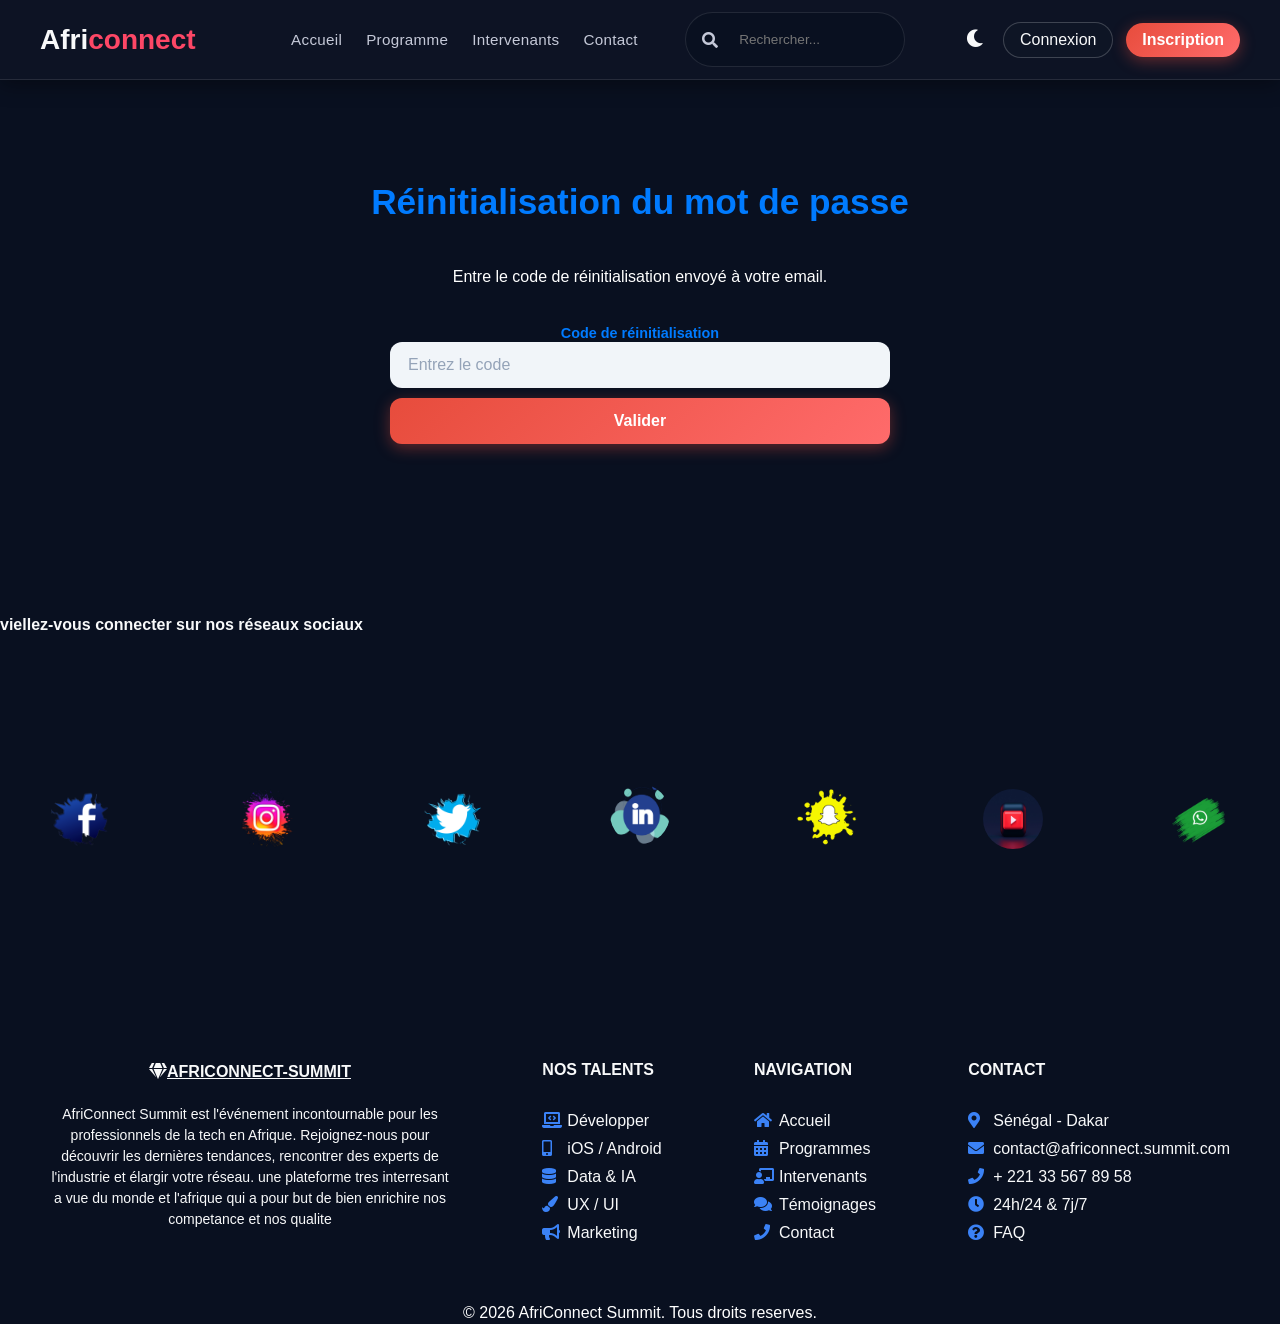
<file: oblier-mots-passe.html>
<!DOCTYPE html>
<html lang="en">
<head>
    <meta charset="UTF-8">
    <meta name="viewport" content="width=device-width, initial-scale=1.0">
    <title>AfriConnect-Summit</title>
    <!-- les links -->
    <link rel="stylesheet" href="css/style.css" type="text/css">
    <!-- Fonts Google --> 
    <link rel="preconnect" href="https://fonts.googleapis.com">
    <link rel="preconnect" href="https://fonts.gstatic.com" crossorigin>
    <link href="https://fonts.googleapis.com/css2?family=Merriweather:opsz@18..144&family=Oswald:wght@200..700&display=swap" rel="stylesheet">
    <!-- Font Awesome --> 
    <link rel="stylesheet" href="https://cdnjs.cloudflare.com/ajax/libs/font-awesome/5.15.3/css/all.min.css">
</head>
<body>
  <!-- Header -->
    <!-- Header -->
    <header class="header" id="header">
        <nav class="nav">
            <!-- Logo -->
            <a href="index.html" class="logo">Afri<span>connect</span></a>

            <!-- Bouton Hamburger avec icône FontAwesome -->
            <button class="hamburger" id="hamburger" type="button" aria-expanded="false" aria-label="Toggle navigation">
                <i class="fas fa-bars" id="hamburger-icon"></i>
            </button>

            <!-- Menu principal (Contenu rétractable) -->
            <div class="nav-Menu" id="nav-Menu">
                <ul class="nav-links">
                    <li><a href="index.html" class="nav-link ">Accueil</a></li>
                    <li><a href="programme.html" class="nav-link">Programme</a></li>
                    <li><a href="intervenants.html" class="nav-link">Intervenants</a></li>
                    <li><a href="contact.html" class="nav-link">Contact</a></li>
                </ul>

                <div class="nav-actions">
                    <!-- Barre de recherche -->
                    <form class="search-navbar" role="search" action="/recherche" method="GET">
                        <div class="search-box">
                            <i class="fas fa-search search-icon"></i>
                            <input type="search" placeholder="Rechercher..." aria-label="Rechercher" name="query">
                        </div>
                    </form>

                    <!-- Zone d'action (Thème & Boutons) -->
                    <div class="buttons-group">
                        <button id="theme-toggle" class="theme-toggle" aria-label="Changer de thème">
                            <i class="fas fa-moon" id="theme-icon"></i>
                        </button>
                        <a href="connexion.html" class="btn-connexion">Connexion</a>
                        <a href="inscription.html" class="btn-inscription">Inscription</a>
                    </div>
                </div>
            </div>
        </nav>
    </header>
   <!-- contenu principal -->
    <main>
        <section class="password-reset-section">
            <div class="container">
                <h1>Réinitialisation du mot de passe</h1>
                <p>Entre le code de réinitialisation envoyé à votre email.</p>
                <form>
                    <div class="form-obi">
                        <label for="code" class="form-label">Code de réinitialisation</label>
                        <input type="text" class="form-control" id="code" placeholder="Entrez le code">
                    </div>
                    <a href="connexion.html" class="btn btn-primary">Valider</a>
                </form>
            </div>
        </section>
    </main>
    <!-- Footer -->
    <footer>
        <!-- Footer content -->
        <!-- div: Social media -->
            <div class="social">
                <h4>viellez-vous connecter sur nos réseaux sociaux</h4>
            </div>
        <!-- div: Social media -->
        <div class="social-media">
            <div class="container">
                <div class="social-icones">
                    <div class="fac"><a href="https://www.facebook.com"><img src="images/facboook.jpg" alt=""></a></div>
                    <div class="insta"><a href="https://www.instagram.com"><img src="images/insta.png" alt="" ></a></div>
                    <div class="twit"><a href="https://www.twitter.com"><img src="images/twitter.png" alt=""></a></div>                            
                    <div class="link"><a href="https://www.linkedin.com"><img src="images/linkedin.png" alt=""></a></div>
                    <div class="snap"><a href="https://www.snapchat.com"><img src="images/snap.png" alt=""></a></div>
                    <div class="yt"><a href="https://www.youtube.com"><img src="images/youtube.jpg" alt=""></a></div>
                    <div class="whats"><a href="https://www.whatsapp.com"><img src="images/whatsapp.webp" alt=""></a></div>
                </div>
            </div>
        </div>
        <!-- div: Links  -->
        <div class="container-footer">
            <div class="footer-content">           
                <div class="footer-description">
                    <h4 class="text-uppercase ">
                        <a href="index.html" class="summit"><i class="fas fa-gem "></i>AfriConnect-Summit</a>
                    </h4>
                    <p class=" text-description">
                        AfriConnect Summit est l'événement incontournable pour les professionnels de la tech en Afrique. 
                        Rejoignez-nous pour découvrir les dernières tendances, rencontrer des experts de l'industrie et élargir votre réseau.
                        une plateforme tres interresant a vue du monde et l'afrique qui a pour but de bien enrichire nos competance et nos qualite
                        
                    </p>
                </div>                
                <div class="footer-talents">
                    <h4 class="text-uppercase  ">Nos Talents</h4>
                    <ul class="list-unstyled footer-links">
                        <li class="link"><a href="developpement-web.html" class="text-reset"><i class="fas fa-laptop-code icon-width"></i>Développer</a></li>
                        <li class="link"><a href="mobile.html" class="text-reset"><i class="fas fa-mobile-alt  icon-width"></i>iOS / Android</a></li>
                        <li class="link"><a href="data-science.html" class="text-reset"><i class="fas fa-database icon-width"></i>Data & IA</a></li>
                        <li class="link"><a href="design-ux-ui.html" class="text-reset"><i class="fas fa-paint-brush  icon-width"></i>UX / UI</a></li>
                        <li class="link"><a href="marketing-digital.html" class="text-reset"><i class="fas fa-bullhorn  icon-width"></i>Marketing</a></li>
                    </ul>
                </div>
                <div class="footer-navigation">
                    <h4 class="text-uppercase">Navigation</h4>
                    <ul class="list-unstyled footer-links">
                        <li class="link"><a href="index.html" class="text-reset"><i class="fas fa-home  icon-width"></i>Accueil</a></li>
                        <li class="link"><a href="programmes.html" class="text-reset"><i class="fas fa-calendar-alt  icon-width"></i>Programmes</a></li>
                        <li class="link"><a href="intervenants.html" class="text-reset"><i class="fas fa-chalkboard-teacher  icon-width"></i>Intervenants</a></li>
                        <li class="link"><a href="temoignages.html" class="text-reset"><i class="fas fa-comments  icon-width"></i>Témoignages</a></li>
                        <li class="link"><a href="contact.html" class="text-reset"><i class="fas fa-phone  icon-width"></i>Contact</a></li>
                    </ul>
                </div>               
                <div class="footer-contact">
                    <h4 class="text-uppercase">Contact</h4>
                    <ul class="list-unstyled footer-links">
                        <li class="link"><a href="http://maps.google.com" target="_blank" class="text-reset"><i class="fas fa-map-marker-alt  icon-width"></i>Sénégal - Dakar</a></li>
                        <li class="link"><a href="mailto:contact@africonnect.summit.com" class="text-reset"><i class="fas fa-envelope icon-width"></i>contact@africonnect.summit.com</a></li>
                        <li class="link"><a href="tel:+221335678958" class="text-reset"><i class="fas fa-phone  icon-width"></i>+ 221 33 567 89 58</a></li>
                        <li class="link"><a href="horaire.html" class="text-reset"><i class="fas fa-clock  icon-width"></i>24h/24 & 7j/7</a></li>
                        <li class="link"><a href="faq.html" class="text-reset"><i class="fas fa-question-circle icon-width"></i>FAQ</a></li>
                    </ul>
                </div>
            </div>
        </div>       
        <!-- Copyright -->
        <div class="container"> 
            <p class="text-center">&copy; 2026 AfriConnect Summit. Tous droits reserves.</p> 
        </div> 
    </footer>
            <!-- Bouton Retour en haut -->
        <button id="backToTop" class="back-to-top" aria-label="Retour en haut de la page">
            <i class="fas fa-arrow-up"></i>
        </button>
    <!-- links javascript -->
    <script src="js/main.js"></script>
</body>
</html>
</file>
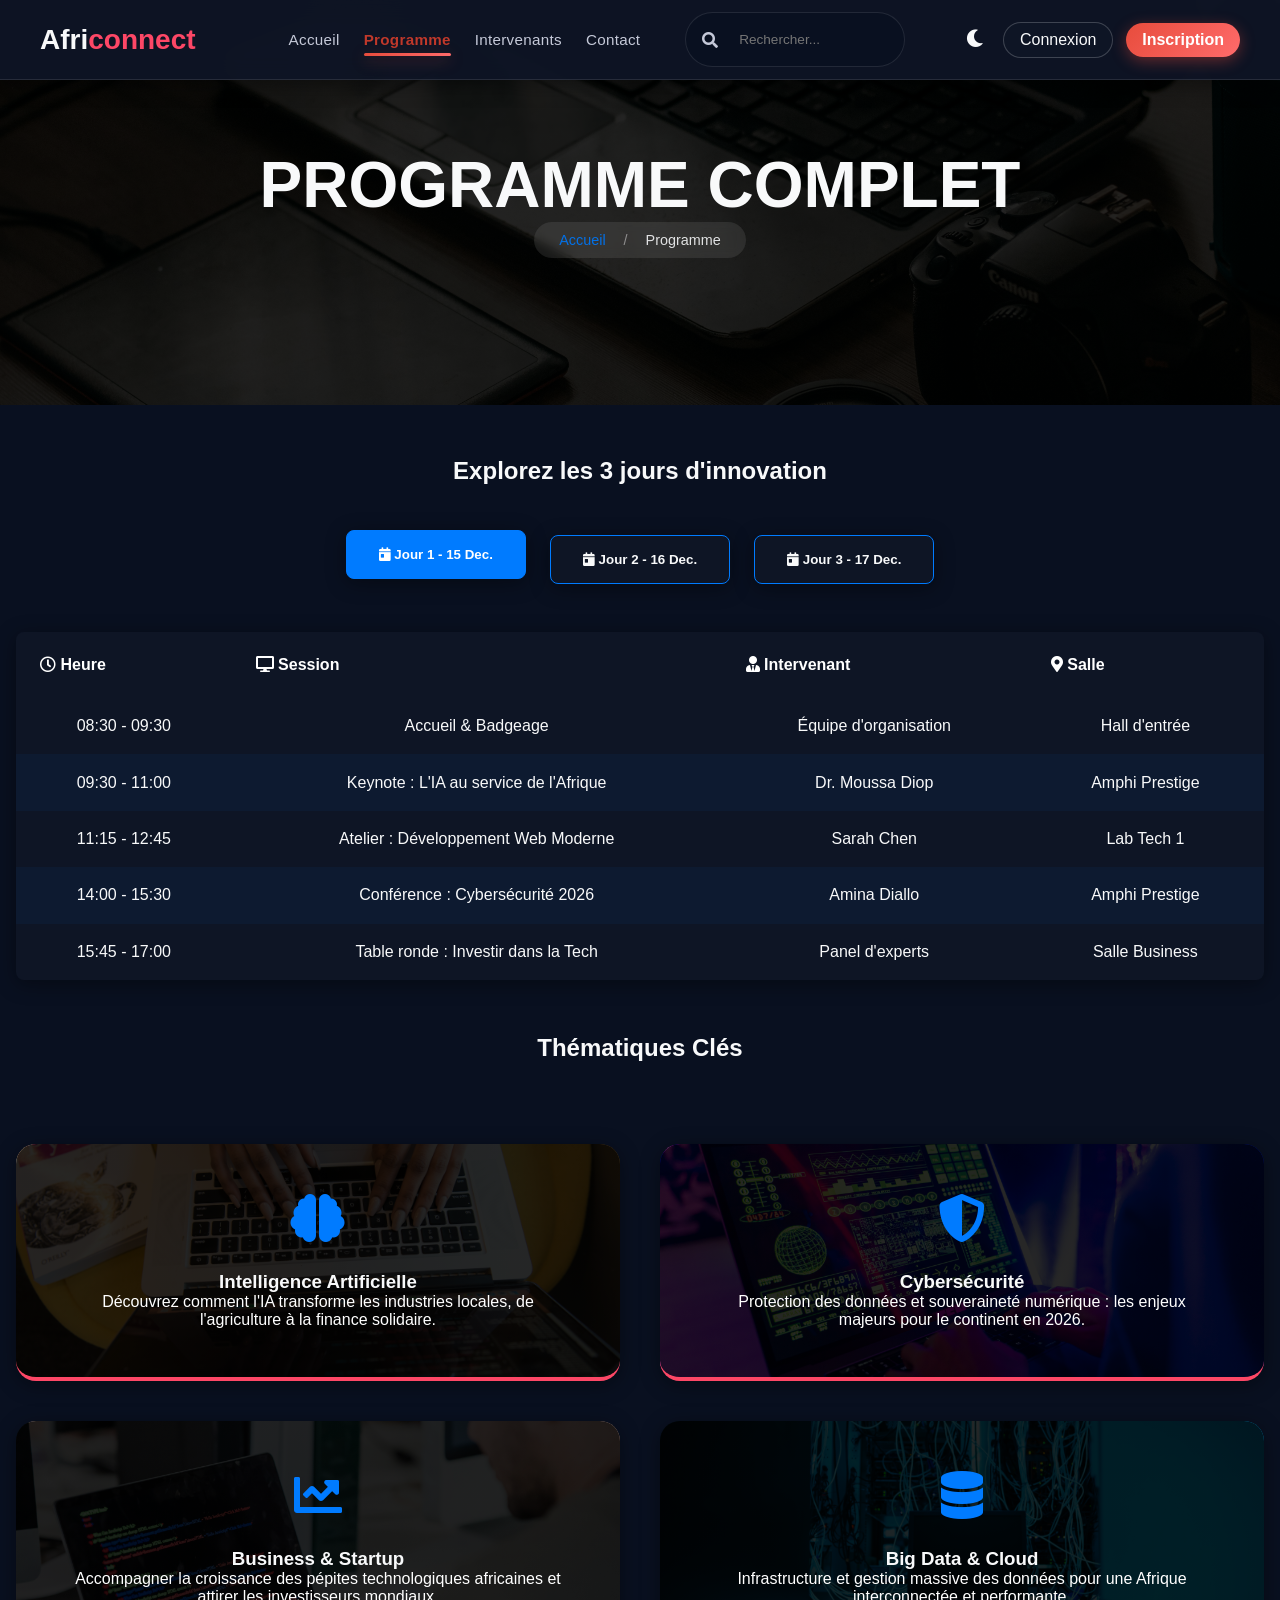
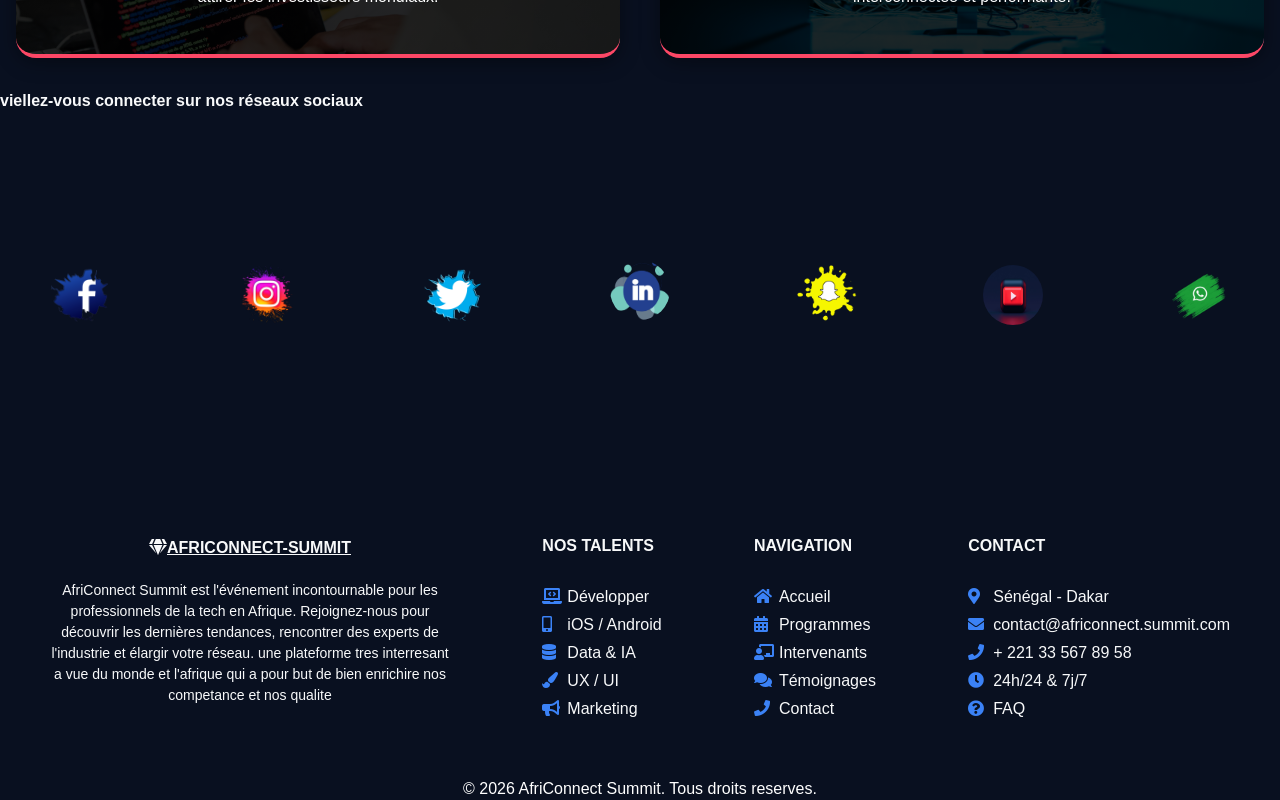
<file: programme.html>
<!DOCTYPE html>
<html lang="en">
<head>
    <meta charset="UTF-8">
    <meta name="viewport" content="width=device-width, initial-scale=1.0">
    <title>AfriConnect-Summit</title>
    <!-- les links -->
    <link rel="stylesheet" href="css/style.css" type="text/css">
    <!-- Fonts Google --> 
    <link rel="preconnect" href="https://fonts.googleapis.com">
    <link rel="preconnect" href="https://fonts.gstatic.com" crossorigin>
    <link href="https://fonts.googleapis.com/css2?family=Merriweather:opsz@18..144&family=Oswald:wght@200..700&display=swap" rel="stylesheet">
    <!-- Font Awesome --> 
    <link rel="stylesheet" href="https://cdnjs.cloudflare.com/ajax/libs/font-awesome/5.15.3/css/all.min.css">
</head>
<body>
    <!-- Header -->
    <!-- Header -->
    <!-- Header -->
    <header class="header" id="header">
        <nav class="nav">
            <!-- Logo -->
            <a href="index.html" class="logo">Afri<span>connect</span></a>

            <!-- Bouton Hamburger avec icône FontAwesome -->
            <button class="hamburger" id="hamburger" type="button" aria-expanded="false" aria-label="Toggle navigation">
                <i class="fas fa-bars" id="hamburger-icon"></i>
            </button>

            <!-- Menu principal (Contenu rétractable) -->
            <div class="nav-Menu" id="nav-Menu">
                <ul class="nav-links">
                    <li><a href="index.html" class="nav-link ">Accueil</a></li>
                    <li><a href="programme.html" class="nav-link active">Programme</a></li>
                    <li><a href="intervenants.html" class="nav-link">Intervenants</a></li>
                    <li><a href="contact.html" class="nav-link">Contact</a></li>
                </ul>

                <div class="nav-actions">
                    <!-- Barre de recherche -->
                    <form class="search-navbar" role="search" action="/recherche" method="GET">
                        <div class="search-box">
                            <i class="fas fa-search search-icon"></i>
                            <input type="search" placeholder="Rechercher..." aria-label="Rechercher" name="query">
                        </div>
                    </form>

                    <!-- Zone d'action (Thème & Boutons) -->
                    <div class="buttons-group">
                        <button id="theme-toggle" class="theme-toggle" aria-label="Changer de thème">
                            <i class="fas fa-moon" id="theme-icon"></i>
                        </button>
                        <a href="connexion.html" class="btn-connexion">Connexion</a>
                        <a href="inscription.html" class="btn-inscription">Inscription</a>
                    </div>
                </div>
            </div>
        </nav>
    </header>
    <!-- Main content -->
    <main>
        <!-- HERO INTERNE -->
    <section class="hero-interne">
        <div class="hero-overlay">
            <div class="container">
                <h1 class="fade-in">Programme complet</h1>
                <nav class="breadcrumb">
                    <a href="index.html">Accueil</a> 
                    <span class="separator">/</span> 
                    <a class="current" href="programme.html">Programme</a>
                </nav>
            </div>
        </div>
    </section>

    <!-- SECTION PLANNING AVEC ONGLETS -->
    <section class="section-planning ">
        <div class="container">
            <h2 class="section-title ">Explorez les 3 jours d'innovation</h2>
            
            <!-- Navigation des onglets -->
            <nav class="tabs-nav">
                <button class="tab-btn active" data-day="jour1">
                    <i class="fas fa-calendar-day"></i> Jour 1 - <span>15 Dec.</span>
                </button>
                <button class="tab-btn" data-day="jour2">
                    <i class="fas fa-calendar-day"></i> Jour 2 - <span>16 Dec.</span>
                </button>
                <button class="tab-btn" data-day="jour3">
                    <i class="fas fa-calendar-day"></i> Jour 3 - <span>17 Dec.</span>
                </button>
            </nav>

            <!-- Contenu des plannings -->
            <div class="tabs-content reveal">
                <!-- Planning Jour 1 -->
                <div id="jour1" class="tab-pane active">
                    <table class="schedule-table">
                        <thead>
                            <tr>
                                <th><i class="far fa-clock"></i> Heure</th>
                                <th><i class="fas fa-desktop"></i> Session</th>
                                <th><i class="fas fa-user-tie"></i> Intervenant</th>
                                <th><i class="fas fa-map-marker-alt"></i> Salle</th>
                            </tr>
                        </thead>
                        <tbody>
                            <tr><td>08:30 - 09:30</td><td>Accueil & Badgeage</td><td>Équipe d'organisation</td><td>Hall d'entrée</td></tr>
                            <tr><td>09:30 - 11:00</td><td>Keynote : L'IA au service de l'Afrique</td><td>Dr. Moussa Diop</td><td>Amphi Prestige</td></tr>
                            <tr><td>11:15 - 12:45</td><td>Atelier : Développement Web Moderne</td><td>Sarah Chen</td><td>Lab Tech 1</td></tr>
                            <tr><td>14:00 - 15:30</td><td>Conférence : Cybersécurité 2026</td><td>Amina Diallo</td><td>Amphi Prestige</td></tr>
                            <tr><td>15:45 - 17:00</td><td>Table ronde : Investir dans la Tech</td><td>Panel d'experts</td><td>Salle Business</td></tr>
                        </tbody>
                    </table>
                </div>
                <!-- Répétez pour Jour 2 et Jour 3 avec au moins 5 sessions chacun -->
            </div>
        </div>
    </section>

    <!-- SECTION THÉMATIQUES (Grid 2x2) -->
    <section id="thematiques" class="section-theme py-5">
        <div class="container">
            <h2 class="section-title text-center">Thématiques Clés</h2>
            <div class="thema-grid">
                <article class="thema-card1 zoom-in">
                    <div class="thema-icon"><i class="fas fa-brain"></i></div>
                    <h3>Intelligence Artificielle</h3>
                    <p>Découvrez comment l'IA transforme les industries locales, de l'agriculture à la finance solidaire.</p>
                </article>
                <article class="thema-card2 zoom-in">
                    <div class="thema-icon"><i class="fas fa-shield-alt"></i></div>
                    <h3>Cybersécurité</h3>
                    <p>Protection des données et souveraineté numérique : les enjeux majeurs pour le continent en 2026.</p>
                </article>
                <article class="thema-card3 zoom-in">
                    <div class="thema-icon"><i class="fas fa-chart-line"></i></div>
                    <h3>Business & Startup</h3>
                    <p>Accompagner la croissance des pépites technologiques africaines et attirer les investisseurs mondiaux.</p>
                </article>
                <article class="thema-card4 zoom-in">
                    <div class="thema-icon"><i class="fas fa-database"></i></div>
                    <h3>Big Data & Cloud</h3>
                    <p>Infrastructure et gestion massive des données pour une Afrique interconnectée et performante.</p>
                </article>
            </div>
        </div>
    </section>  
    </main> 
    <!-- Footer -->
    <footer>
        <!-- Footer content -->
        <!-- div: Social media -->
            <div class="social">
                <h4>viellez-vous connecter sur nos réseaux sociaux</h4>
            </div>
        <!-- div: Social media -->
        <div class="social-media">
            <div class="container">
                <div class="social-icones">
                    <div class="fac"><a href="https://www.facebook.com"><img src="images/facboook.jpg" alt=""></a></div>
                    <div class="insta"><a href="https://www.instagram.com"><img src="images/insta.png" alt="" ></a></div>
                    <div class="twit"><a href="https://www.twitter.com"><img src="images/twitter.png" alt=""></a></div>                            
                    <div class="link"><a href="https://www.linkedin.com"><img src="images/linkedin.png" alt=""></a></div>
                    <div class="snap"><a href="https://www.snapchat.com"><img src="images/snap.png" alt=""></a></div>
                    <div class="yt"><a href="https://www.youtube.com"><img src="images/youtube.jpg" alt=""></a></div>
                    <div class="whats"><a href="https://www.whatsapp.com"><img src="images/whatsapp.webp" alt=""></a></div>
                </div>
            </div>
        </div>
        <!-- div: Links  -->
        <div class="container-footer">
            <div class="footer-content">           
                <div class="footer-description">
                    <h4 class="text-uppercase ">
                        <a href="index.html" class="summit"><i class="fas fa-gem "></i>AfriConnect-Summit</a>
                    </h4>
                    <p class=" text-description">
                        AfriConnect Summit est l'événement incontournable pour les professionnels de la tech en Afrique. 
                        Rejoignez-nous pour découvrir les dernières tendances, rencontrer des experts de l'industrie et élargir votre réseau.
                        une plateforme tres interresant a vue du monde et l'afrique qui a pour but de bien enrichire nos competance et nos qualite
                        
                    </p>
                </div>                
                <div class="footer-talents">
                    <h4 class="text-uppercase  ">Nos Talents</h4>
                    <ul class="list-unstyled footer-links">
                        <li class="link"><a href="developpement-web.html" class="text-reset"><i class="fas fa-laptop-code icon-width"></i>Développer</a></li>
                        <li class="link"><a href="mobile.html" class="text-reset"><i class="fas fa-mobile-alt  icon-width"></i>iOS / Android</a></li>
                        <li class="link"><a href="data-science.html" class="text-reset"><i class="fas fa-database icon-width"></i>Data & IA</a></li>
                        <li class="link"><a href="design-ux-ui.html" class="text-reset"><i class="fas fa-paint-brush  icon-width"></i>UX / UI</a></li>
                        <li class="link"><a href="marketing-digital.html" class="text-reset"><i class="fas fa-bullhorn  icon-width"></i>Marketing</a></li>
                    </ul>
                </div>
                <div class="footer-navigation">
                    <h4 class="text-uppercase">Navigation</h4>
                    <ul class="list-unstyled footer-links">
                        <li class="link"><a href="index.html" class="text-reset"><i class="fas fa-home  icon-width"></i>Accueil</a></li>
                        <li class="link"><a href="programmes.html" class="text-reset"><i class="fas fa-calendar-alt  icon-width"></i>Programmes</a></li>
                        <li class="link"><a href="intervenants.html" class="text-reset"><i class="fas fa-chalkboard-teacher  icon-width"></i>Intervenants</a></li>
                        <li class="link"><a href="temoignages.html" class="text-reset"><i class="fas fa-comments  icon-width"></i>Témoignages</a></li>
                        <li class="link"><a href="contact.html" class="text-reset"><i class="fas fa-phone  icon-width"></i>Contact</a></li>
                    </ul>
                </div>               
                <div class="footer-contact">
                    <h4 class="text-uppercase">Contact</h4>
                    <ul class="list-unstyled footer-links">
                        <li class="link"><a href="http://maps.google.com" target="_blank" class="text-reset"><i class="fas fa-map-marker-alt  icon-width"></i>Sénégal - Dakar</a></li>
                        <li class="link"><a href="mailto:contact@africonnect.summit.com" class="text-reset"><i class="fas fa-envelope icon-width"></i>contact@africonnect.summit.com</a></li>
                        <li class="link"><a href="tel:+221335678958" class="text-reset"><i class="fas fa-phone  icon-width"></i>+ 221 33 567 89 58</a></li>
                        <li class="link"><a href="horaire.html" class="text-reset"><i class="fas fa-clock  icon-width"></i>24h/24 & 7j/7</a></li>
                        <li class="link"><a href="faq.html" class="text-reset"><i class="fas fa-question-circle icon-width"></i>FAQ</a></li>
                    </ul>
                </div>
            </div>
        </div>       
        <!-- Copyright -->
        <div class="container"> 
            <p class="text-center">&copy; 2026 AfriConnect Summit. Tous droits reserves.</p> 
        </div> 
    </footer>
            <!-- Bouton Retour en haut -->
        <button id="backToTop" class="back-to-top" aria-label="Retour en haut de la page">
            <i class="fas fa-arrow-up"></i>
        </button>
    <!-- links javascript -->
    <script src="js/main.js"></script>
</body>
</html>
</file>
<file: css/style.css>
/* mon style CSS */
/* general */
*{
    margin: 0;
    padding: 0;
    box-sizing: border-box;
}
/* style body */
body{
    font-family: 'Poppins', sans-serif;   
}
/* les roots */
/* --- VARIABLES GLOBALES --- */
:root {
    /* Identité Visuelle (Palette de base) */
    --primary-color: #007bff;
    --secondary-color: #6c757d;
    --accent-color: #FD4766; /* Votre rose vif */
    --success-color: #28a745;
    
    /* Typographie */
    --main-font: 'Poppins', sans-serif; /* Police expressive [1] */
    
    /* Couleurs de Surface (Thème Clair par défaut) */
    --bg-body: #f8f9fa;
    --bg-white: #ffffff;
    --bg-header: rgba(255, 255, 255, 0.9);
    --text-main: #1a1a2e;
    --text-muted: #6c757d;
    --border-color: rgba(0, 0, 0, 0.15);
    
    /* Éléments Interactifs et Design */
    --nav-height: 80px;
    --border-radius: 8px;
    --shadow: 0 4px 12px rgba(0, 0, 0, 0.08);
    --transition: all 0.3s cubic-bezier(0.4, 0, 0.2, 1);
    /* Couleurs de fond (Backgrounds) */
    --couleur-fond-principale: #1a1a1d; /* Un noir/gris très foncé moderne */
    --couleur-fond-carte: #2c2c30;      /* Un gris légèrement plus clair pour des éléments */

    /* Couleurs de texte */
    --couleur-texte-principal: #ffffff; /* Blanc pur pour le texte principal */
    --couleur-texte-secondaire: #a0a0a0; /* Gris clair pour les sous-titres (ex: dates) */

    /* Couleurs d'accentuation (Boutons, liens survolés) */
    --couleur-accent: #e74c3c;         /* Le rouge/corail actuel, ou changez-le ici */
    --couleur-accent-hover: #c0392b;   /* Un rouge plus sombre pour le survol */
    
    /* Dégradés [4] */
    --gradient-color: linear-gradient(-224deg, var(--primary-color) 0%, #337DFF 100%);
    --gradient-text: linear-gradient(120deg, #1C99FE 20.69%, var(--primary-color) 79.69%);
}

/* --- VARIABLES POUR LE MODE SOMBRE --- */
[data-theme="dark"] {
    --bg-body: #091020; /* Votre --bg-dark-color */
    --bg-white: #0e1525; /* Votre --Secondaire-color */
    --bg-header: rgba(14, 21, 37, 0.95);
    --text-main: #f8f9fa;
    --text-muted: #c5c9d8;
    --border-color: rgba(255, 255, 255, 0.1);
    --shadow: 0 4px 20px rgba(0, 0, 0, 0.4);
}

body {
    font-family: var(--main-font);
    background-color: var(--bg-body);
    color: var(--text-main);
} 

/* Application globale des couleurs sur TOUS les textes */
h2, h3, h4, h5, h6, li, a, label {
    color: var(--text-main);
    transition: color 0.3s ease;
}

/* ==========================================================================
   4. HEADER & NAVBAR
   ========================================================================== */
.header {
    position: fixed;
    top: 0;
    left: 0;
    width: 100%;
    height: var(--nav-height);
    z-index: 1000;
    background-color: var(--bg-header);
    backdrop-filter: blur(12px);
    border-bottom: 1px solid var(--border-color);
    box-shadow: var(--shadow);
    transition: var(--transition);
}

.nav {
    display: flex;
    align-items: center;
    justify-content: space-between;
    height: 100%;
    padding: 0 10px;
    max-width: 1400px;
    margin: 0 30px;
}

.logo {
    font-size: 1.5rem;
    font-weight: 700;
    color: var(--text-main);
    text-decoration: none;
    z-index: 1100;
}

.logo span {
    color: var(--accent-color);
}

/* Hamburger Icon */
.hamburger {
    background: transparent;
    border: none;
    font-size: 1.5rem;
    color: var(--text-main);
    cursor: pointer;
    padding: 0.5rem;
    z-index: 1100;
}

/* Recherche & Actions */
.search-box {
    display: flex;
    align-items: center;
    background-color: var(--bg-body);
    border: 1px solid var(--border-color);
    border-radius: 50px;
    padding: 0.4rem 1rem;
    gap: 0.5rem;
}

.search-icon {
    color: var(--text-muted);
}

.search-box input {
    border: none;
    outline: none;
    background: transparent;
    width: 100%;
    font-size: 0.85rem;
    color: var(--text-main);
    font-family: var(--main-font);
}

.buttons-group {
    display: flex;
    align-items: center;
    gap: 0.8rem;
}

.theme-toggle {
    background: transparent;
    border: none;
    color: var(--text-main);
    font-size: 1.1rem;
    cursor: pointer;
    padding: 0.4rem;
}

/* --- Bouton Connexion (Style Minimaliste/Bordure fine) --- */
.btn-connexion {
    color: var(--text-main) !important;
    padding: 8px 16px;
    background: var(--bg-white);
    border: 1px solid rgba(255, 255, 255, 0.4);
    font-weight: 500;
    transition: all 0.3s ease;
    text-decoration: none;
    color: var(--couleur-texte-principal);
    border: 1px solid rgba(255, 255, 255, 0.2);
    border-radius: 20px;

    
}

.btn-connexion:hover {
    border-color: transparent !important;
    transform: translateY(-1px);
    background: linear-gradient(135deg, var(--couleur-accent), #ff6b6b);
    box-shadow: 0 4px 15px rgba(231, 76, 60, 0.4); /* Ombre colorée moderne */
}

/* --- Bouton Inscription (Style Dégradé Lumineux) --- */
.btn-inscription {
    background: linear-gradient(135deg, var(--couleur-accent), #ff6b6b);
    box-shadow: 0 4px 15px rgba(231, 76, 60, 0.4); /* Ombre colorée moderne */
    transition: transform 0.2s, box-shadow 0.2s;
    border: none;
    padding: 8px 16px;
    color: #fff !important;
    font-weight: 600;
    transition: all 0.3s ease;
    text-decoration: none;
    border-radius: 20px;
}

.btn-inscription:hover {
    color:var(--primary-talent-color) !important;
    background: transparent !important;
    filter: brightness(1.1);
    transform: translateY(-2px); /* Légère élévation */
  box-shadow: 0 6px 20px rgba(231, 76, 60, 0.6);
    
}


/* ==========================================================================
   5. MEDIA QUERIES (RESPONSIVE ADAPTATIF)
   ========================================================================== */

/* A. MOBILE (Exemple iPhone 375px et jusqu'à 767px) */
@media (max-width: 600px) {
    .hamburger { display: block; }

    .nav-Menu {
        position: fixed;
        top: 0;
        right: -100%;
        width: 85%;
        max-width: 320px;
        height: 100vh;
        background-color: var(--bg-white);
        display: flex;
        flex-direction: column;
        padding: calc(var(--nav-height) + 1.5rem) 1.5rem 2rem;
        gap: 1.5rem;
        box-shadow: -10px 0 30px rgba(0, 0, 0, 0.3);
        transition: right 0.35s ease;
        z-index: 1050;
    }

    .nav-Menu.open { 
        right: 0 !important; 
    }

    .nav-links {
        list-style: none;
        display: flex;
        flex-direction: column;
        gap: 1.2rem;
    }

    .nav-actions {
        display: flex;
        flex-direction: column;
        gap: 1.2rem;
        margin-top: auto;
    }

    .buttons-group {
        display: flex;
        justify-content: space-between;
        width: 100%;
    }
}



/* B. TABLETTE (768px à 1199px) */
@media (min-width: 768px) and (max-width: 1199px) {
    .hamburger { display: block; }

    .nav-Menu {
        position: fixed;
        top: 0;
        right: -100%;
        width: 380px;
        height: 100vh;
        background-color: var(--bg-white);
        display: flex;
        flex-direction: column;
        padding: calc(var(--nav-height) + 2rem) 2rem 2rem;
        gap: 2rem;
        box-shadow: -10px 0 30px rgba(0, 0, 0, 0.3);
        transition: right 0.35s ease;
        z-index: 1050;
    }

    .nav-Menu.open { right: 0 !important; }

    .nav-links {
        list-style: none;
        display: flex;
        flex-direction: column;
        gap: 1.5rem;
    }

    .nav-actions {
        display: flex;
        flex-direction: column;
        gap: 1.5rem;
        margin-top: auto;
    }
} 

/* C. DESKTOP (1200px+) */
@media (min-width: 1200px) {
    .hamburger { display: none !important; }

    .nav-Menu {
        position: static;
        width: auto;
        height: auto;
        background: transparent;
        display: flex !important;
        align-items: center;
        justify-content: space-between;
        flex-grow: 1;
        margin-left: 3rem;
        box-shadow: none;
        padding: 0;
    }

    .nav-links {
       list-style: none;
        display: flex;
        align-items: center;
        justify-content: center;
        gap: 2.5rem; /* Espacement élégant entre chaque lien */
        margin: 0 auto; /* Force le centrage parfait au milieu de la nav */
    }

    .nav-actions {
        display: flex;
        align-items: center;
        gap: 1.5rem;
    }

    .search-box { width: 220px; }
}

.nav-links {
    list-style: none;
    display: flex;
    align-items: center;
    gap: 2rem;
}

.nav-link {
    position: relative;
    color: var(--text-muted);
    text-decoration: none;
    font-size: 0.95rem;
    font-weight: 500;
    padding: 0.5rem 0;
    letter-spacing: 0.3px;
    transition: color 0.3s ease, transform 0.2s ease;
    display: inline-block;
}

/* 1. Ligne animée sous le lien au survol */
.nav-link::after {
    content: '';
    position: absolute;
    bottom: 0;
    left: 0;
    width: 0%;
    height: 3px;
    background: linear-gradient(135deg, var(--couleur-accent), #ff6b6b);
    border-radius: 4px;
    transition: width 0.35s cubic-bezier(0.4, 0, 0.2, 1);
}

/* EFFET HOVER (Survol) */
.nav-link:hover {
    color: var(--text-main);
    transform: translateY(-2px); /* Légère élévation vers le haut */
}

.nav-link:hover::after {
    width: 100%; /* La barre s'étend de gauche à droite */
}

/* 2. STYLE DU LIEN ACTIF (Page en cours) */
.nav-link.active {
    color: var(--couleur-accent-hover) !important;
    font-weight: 600;
}

.nav-link.active::after {
    width: 100%;
    background: linear-gradient(135deg, var(--couleur-accent), #ff6b6b);
    box-shadow: 0 4px 15px rgba(231, 76, 60, 0.4); /* Ombre colorée moderne */}

/* ==========================================================================
   ADAPTATION MOBILE & TABLETTE (< 1200px)
   ========================================================================== */
@media (max-width: 1199px) {
    .nav-links {
        flex-direction: column;
        align-items: flex-start;
        width: 100%;
        gap: 1.2rem;
    }

    .nav-link {
        font-size: 1.1rem; /* Plus grand sur mobile pour la lisibilité */
        width: 100%;
        padding: 0.6rem 0.8rem;
        border-radius: var(--border-radius);
    }

    /* Animation différente sur mobile : effet de fond au survol */
    .nav-link:hover {
        background-color: var(--border-color);
        transform: translateX(5px); /* Glisse légèrement vers la droite */
    }

    .nav-link::after {
        display: none; /* Désactive la barre inférieure sur mobile pour privilégier le fond */
    }

    .nav-link.active {
        background: var(--gradient-color);
        color: #ffffff !important;
        box-shadow: var(--shadow);
    }
}
header.scrolled {
    background-color: #333;
    box-shadow: 0 2px 10px rgba(0,0,0,0.1);
}


/* Bouton Retour en Haut */
.back-to-top {
    position: fixed;
    bottom: 30px;
    right: 30px;
    width: 45px;
    height: 45px;
    background-color: #1e62ff; /* Bleu AfriConnect */
    color: #ffffff;
    border: none;
    border-radius: 50%;
    cursor: pointer;
    display: flex;
    align-items: center;
    justify-content: center;
    font-size: 1.2rem;
    box-shadow: 0 4px 12px rgba(0, 0, 0, 0.3);
    
    /* Animation de disparition / apparition */
    opacity: 0;
    visibility: hidden;
    transform: translateY(20px);
    transition: opacity 0.3s ease, visibility 0.3s ease, transform 0.3s ease, background-color 0.2s ease;
    z-index: 999;
}

/* État actif lorsque la classe .show est ajoutée en JS */
.back-to-top.show {
    opacity: 1;
    visibility: visible;
    transform: translateY(0);
}

/* Effet au survol */
.back-to-top:hover {
    background-color: #1550d6;
    transform: translateY(-3px);
}


/* Css page acceiulle */
#hero {
    min-height: 100vh;
    display: flex;
    flex-direction: column;
    align-items: center;
    justify-content: center;
    text-align: center;
    padding: 2rem;
    color: var(--color, #ffffff);
    /* background: linear-gradient(var(--bg-overlay), var(--bg-overlay)), url(../images/imagess.jpg) !important; */
    background-image: linear-gradient(rgba(0, 0, 0, 0.849), rgba(0, 0, 0, 0.849)), url(../images/pex-\(1\).jpg);
    background-size: cover;
    background-position: center;
    background-repeat: no-repeat;
}
#hero h1 {
    font-family: var(--font-title);
    font-size: clamp(2rem, 8vw, 4.5rem); /* Taille fluide [7] */
    font-weight: 800;
    margin-bottom: 1rem;
    line-height: 1.1;
    text-transform: uppercase;
    /* Animation d'apparition au chargement [3] */
    animation: fadeInUp 1s ease-out forwards;
}

#hero p {
    font-size: clamp(1rem, 2.5vw, 1.5rem);
    margin-bottom: 2rem;
    opacity: 0.9;
    animation: fadeInUp 1.2s ease-out forwards;
}
/* Compteur de temps */
.countdown-container {
    display: flex;
    justify-content: center;
    gap: 1.5rem;
    margin-bottom: 3rem;
}
.countdown-item {
    font-family: monospace;
    background: rgba(255, 255, 255, 0.1);
    backdrop-filter: blur(10px); /* Effet de flou moderne [9] */
    padding: 1rem 2rem;
    border-radius: var(--radius);
    border: 1px solid rgba(255, 255, 255, 0.2);
    font-size: 1.5rem;
    animation: fadeInUp 1.4s ease-out forwards;
    cursor: pointer;
}

/* Correction de votre classe "bnt" en "btn" */
/* Effet au survol du bouton Inscription */
.btn:hover {
    transform: scale(1.05) translateY(-5px); /* Effet hover [10, 11] */
  box-shadow: 0 6px 20px rgba(231, 76, 60, 0.6);
}
.btn {
    background: linear-gradient(135deg, var(--couleur-accent), #ff6b6b);
    color: #ffffff;
    border: none;
    padding: 10px 22px;
    border-radius: 20px;
    font-weight: 600;
    box-shadow: 0 4px 15px rgba(231, 76, 60, 0.4); /* Ombre colorée moderne */
    transition: transform 0.2s, box-shadow 0.2s;

}

/* --- SECTION CHIFFRES CLÉS (GRID) --- */
#chiffres-cles {
    display: grid; /* Utilisation obligatoire de CSS Grid [1] */
    /* auto-fit + minmax : permet d'avoir 4 colonnes sur desktop et 1 sur mobile automatiquement [4] */
    grid-template-columns: repeat(auto-fit, minmax(220px, 1fr));
    gap: 2rem; /* Espacement entre les cartes [5] */
    max-width: 1200px;
    margin: 4rem auto;
    padding: 0 2rem;
    border: none;
    background: none;
}

.chiffre-item {
    background-color: var(--white, #ffffff);
    padding: 3rem 2rem;
    border-radius: var(--radius, 15px);
    text-align: center;
    box-shadow: 0 10px 30px rgba(0, 0, 0, 0.05); /* Ombre légère pour le relief [6] */
    transition: transform 0.3s ease, box-shadow 0.3s ease; /* Transition pour l'interaction [7] */
    border: 1px solid rgba(0, 0, 0, 0.05);
    cursor: pointer;
}

/* Effet interactif au survol demandé par les modèles de design [8] */
.chiffre-item:hover {
    transform: translateY(-10px);
    box-shadow: 0 15px 40px rgba(233, 69, 96, 0.2); /* Utilisation de votre couleur d'accentuation */
}

.chiffre-item h2 {
    font-family: 'Montserrat', sans-serif; /* Police de titre obligatoire [2] */
    /* clamp() : rend le chiffre fluide (grand sur PC, lisible sur mobile 375px) [9] */
    font-size: clamp(2.5rem, 5vw, 4rem); 
    color: var(--accent-color, #e94560);
    margin-bottom: 0.5rem;
    font-weight: 800;
}

.chiffre-item p {
    font-family: 'Roboto', sans-serif; /* Police de corps [2] */
    font-size: 1.1rem;
    color: var(--text-color, #333333);
    text-transform: uppercase;
    letter-spacing: 1px;
    font-weight: 500;
    opacity: 0.8;
}
/* --- SECTION POURQUOI --- */
#pourquoi {
    padding: 5rem 2rem;
    background-color: var(--bg-light);
}

.pourquoi-content {
    max-width: 1200px;
    margin: 0 auto;
    /* Utilisation de CSS Grid pour structurer les 3 blocs de détails [1] */
    display: grid;
    grid-template-columns: repeat(2, 1fr);
    grid-template-areas: 
        "title title"
        "detail1 detail2"
        "detail3 detail3";
    gap: 2.5rem;
    color: var(--primary-color);
}
.pourquoi-content p{
    color: white;
    font-weight:600;
    margin: 0 10px;
    line-height: 1.1;
    text-transform: uppercase;
    /* Animation d'apparition au chargement [3] */
    animation: fadeInUp 1s ease-out forwards;
    

}
#pourquoi h2 {
    grid-area: title;
    text-align: center;
    font-family: 'Montserrat', sans-serif;
    font-size: clamp(1.8rem, 4vw, 2.8rem); /* Typographie expressive [3] */
    color: var(--primary-color);
    margin-bottom: 2rem;
}

/* --- BLOCS DE DÉTAILS --- */
.pourquoi-details1 {
    background: linear-gradient(rgba(0, 0, 0, 0.849), rgba(0, 0, 0, 0.849)),  url(../images/img0-\(6\).jpg);
    background-size: cover;
    background-position: center;
    border-radius: 20px;
    padding: 20px 20px;
    height: 100%;
    cursor: pointer;
    transition: var(--transition);
}
.pourquoi-details2 {
    background: linear-gradient(rgba(0, 0, 0, 0.849), rgba(0, 0, 0, 0.849)),  url(../images/pexels-\(1\).jpg);
    background-size: cover;
    background-position: center;
    border-radius: 20px;
    padding: 20px 20px;
    height: 100%;
    cursor: pointer;
    transition: var(--transition);
}
.pourquoi-details3 {
    background: linear-gradient(rgba(0, 0, 0, 0.849), rgba(0, 0, 0, 0.849)),  url(../images/img0-\(7\).jpg);
    background-size: cover;
    background-position: center;
    border-radius: 20px;
    padding: 20px 20px;
    height: 100%;
    cursor: pointer;
}

.pourquoi-details1 { grid-area: detail1; }
.pourquoi-details2 { 
    grid-area: detail2; 
    display: flex; /* Utilisation de Flexbox pour aligner texte et bouton [5] */
    flex-direction: column;
    justify-content: space-between;
}
.pourquoi-details3 { 
    grid-area: detail3; 
    text-align: center;
    font-weight: 500;
}

/* Style de la liste à puces [6] */
#pourquoi ul {
    list-style: none;
    margin-top: 1rem;
}

#pourquoi li {
    padding: 0.5rem 0;
    display: flex;
    align-items: center;
    gap: 10px;
}

#pourquoi li::before {
    content: "✓";
    color: var(--accent-color);
    font-weight: bold;
}

/* --- BOUTON CTA (Correction de .bnt en .btn) --- */
.btn {
    display: inline-block;
    background-color: var(--accent-color);
    color: var(--white);
    padding: 0.8rem 2rem;
    text-decoration: none;
    border-radius: 50px;
    font-weight: bold;
    text-align: center;
    margin-top: 1.5rem;
    transition: var(--transition);
}

.btn:hover {
    transform: translateY(-3px); /* Effet interactif [2] */
    box-shadow: 0 4px 6px -1px rgba(0, 0, 0, 0.1), 0 10px 20px -5px rgba(37, 99, 235, 0.4) !important;

}

/* --- SECTION TÉMOIGNAGES --- */
#intervenants {
    padding: 5rem 2rem;
    background-color: var(--white, #ffffff); /* Utilisation de variables */
}

#intervenants h2 {
    text-align: center;
    font-family: 'Montserrat', sans-serif; /* Police de titre expressive */
    font-size: clamp(2rem, 5vw, 3rem); /* Typographie fluide */
    color: var(--primary-color, #1a1a2e);
    margin-bottom: 3rem;
    position: relative;
}

/* Soulignement décoratif sous le titre */
#intervenants h2::after {
    content: '';
    display: block;
    width: 60px;
    height: 4px;
    background: var(--accent-color, #e94560);
    margin: 10px auto 0;
    border-radius: 2px;
}

/* Fond global de la section */
.testimonials-section {
  padding: 80px 20px;
  color: #ffffff;
  overflow: hidden;
}

.testi-container {
  max-width: 1200px;
  margin: 0 auto;
}

/* --- EN-TÊTE --- */
.testi-header {
  text-align: center;
  margin-bottom: 50px;
}

/* Le petit badge "Avis clients" */
.testi-badge {
  display: inline-block;
  background-color: rgba(56, 189, 248, 0.1); /* Fond bleu transparent */
  color: #38bdf8;                            /* Texte bleu fluo */
  border: 1px solid rgba(56, 189, 248, 0.3);
  padding: 8px 20px;
  border-radius: 50px;
  font-size: 0.85rem;
  font-weight: 600;
  text-transform: uppercase;
  letter-spacing: 1px;
  margin-bottom: 20px;
}


/* --- CARROUSEL SCROLL-SNAP (SANS JS) --- */
.testi-track {
  display: flex;
  gap: 24px;
  overflow-x: auto;                  /* Permet le défilement horizontal */
  scroll-snap-type: x mandatory;     /* Magnétisme sur les cartes */
  padding-bottom: 40px;              /* Espace pour l'ombre au survol */
  scrollbar-width: none;             /* Masque la barre (Firefox) */
  -ms-overflow-style: none;          /* Masque la barre (IE) */
}

/* Masque la barre de défilement (Chrome, Safari) */
.testi-track::-webkit-scrollbar {
  display: none;
}

/* --- CARTES AVIS --- */
.testi-card {
  flex: 0 0 calc(33.333% - 16px);    /* Affiche 3 cartes par défaut */
  min-width: 320px;                  /* Largeur minimum de la carte */
  background-color: #161b22;         /* Fond gris très foncé */
  border: 1px solid rgba(255, 255, 255, 0.05); /* Bordure ultra fine */
  border-radius: 20px;
  padding: 40px 30px;
  position: relative;
  scroll-snap-align: center;         /* Magnétisme au centre */
  transition: transform 0.3s ease, border-color 0.3s ease, box-shadow 0.3s ease;
}

/* Effet au survol de la carte */
.testi-card:hover {
  transform: translateY(-8px);
  border-color: rgba(56, 189, 248, 0.4);
  box-shadow: 0 20px 40px rgba(0, 0, 0, 0.6);
}

/* Guillemet géant en fond (Filigrane) */
.quote-bg {
  position: absolute;
  top: 20px;
  right: 20px;
  font-size: 6rem;
  color: rgba(255, 255, 255, 0.03); /* Presque invisible */
  z-index: 0;
  pointer-events: none;
}

/* Étoiles dorées */
.stars {
  color: #fbbf24;
  font-size: 1.1rem;
  margin-bottom: 24px;
  position: relative;
  z-index: 1;
}

.star-empty {
  color: #475569; /* Couleur pour l'étoile vide */
}

/* Texte du témoignage */
.testi-text {
  font-size: 1.05rem;
  line-height: 1.6;
  color: #cbd5e1;
  font-style: italic;
  margin: 0 0 30px 0;
  position: relative;
  z-index: 1;
}

/* --- AUTEUR --- */
.testi-author {
  display: flex;
  align-items: center;
  gap: 16px;
  position: relative;
  z-index: 1;
}

.testi-author img {
  width: 56px;
  height: 56px;
  border-radius: 50%;
  object-fit: cover;
  border: 2px solid #38bdf8; /* Cercle bleu autour de l'image */
}

.author-info h4 {
  margin: 0 0 4px 0;
  font-size: 1.1rem;
  color: #ffffff;
  font-weight: 700;
}

.author-info span {
  font-size: 0.85rem;
  color: #94a3b8;
}

/* =========================================================
   RESPONSIVE (TABLETTES & MOBILES)
   ========================================================= */
@media (max-width: 1024px) {
  .testi-card {
    flex: 0 0 calc(50% - 12px); /* Affiche 2 cartes sur tablette */
  }
}

@media (max-width: 768px) {
  .testimonials-section {
    padding: 60px 16px;
  }
  
  .testi-header h2 {
    font-size: 2rem;
  }
  
  .testi-card {
    flex: 0 0 85%; /* La carte prend 85% de l'écran, laissant entrevoir la suivante */
  }
}
/* Style de l'auteur */
.testi-header h2 {
    font-family: 'Montserrat', sans-serif;
    color: var(--primary-color, #1a1a2e);
    font-size: 0.95rem;
    font-weight: 900;
    text-transform: uppercase;
    letter-spacing: 0.5px;
}
/* Nos partenaires */
#Sponsors {
    padding: 5rem 2rem;
    background-color: var(--bg-sponsors);
    text-align: center;
}

#Sponsors h2 {
    font-family: 'Montserrat', sans-serif;
    color: var(--text-main);
    margin-bottom: 3rem;
    font-size: clamp(1.8rem, 4vw, 2.5rem); /* Typographie fluide */
}

/* Disposition Flexbox obligatoire */
.partenaires-container {
    display: flex; 
    flex-wrap: wrap; /* Retour à la ligne automatique */
    justify-content: center; /* Centrage horizontal */
    align-items: center; /* Alignement vertical */
    gap: 4rem; /* Espacement entre les logos */
    max-width: 1100px;
    margin: 0 auto;
}

.partenaire-item {
    filter: grayscale(100%);
    opacity: 0.7;
    transition: var(--transition-fast); 
}

.partenaire-item:hover {
    filter: grayscale(0%); 
    opacity: 1;
    transform: scale(1.1); 
}

.partenaire-item img {
    width: auto;
    max-width: 100%;
}
.gold img { 
    height: clamp(60px, 8vw, 100px); /* Taille fluide avec clamp [7] */
}
.silver img { 
    height: clamp(45px, 6vw, 75px); 
}
.bronze img { 
    height: clamp(35px, 4vw, 50px); 
}
/* Mon Programme  */

.tab-btn.active {
    background: var(--primary-bg);
    color: var(--white);
}



/* --- HERO INTERNE --- */
.hero-interne {
    height: 45vh;
    position: relative;
    display: flex;
    align-items: center;
    color: var(--color);
    background: linear-gradient(rgba(0, 0, 0, 0.849), rgba(0, 0, 0, 0.849)),  url(../images/pexels-\(4\).jpg);
    background-size: cover;
    background-position: center;
}

.hero-overlay {  
    width: 100%;
    padding: 6rem;
}

.hero-interne h1 {
    font-family: var(--main-font);
    font-size: clamp(2.5rem, 6vw, 4rem); /* Taille fluide [7] */
    text-transform: uppercase;
}

/* --- ONGLETS (Flexbox & Glassmorphism) --- */
.tabs-nav {
    display: flex;
    justify-content: center;
    gap: 1.5rem;
    margin-bottom: 3rem;
}

.tab-btn {
    padding: 1rem 2rem;
    border: 1px solid var(--primary-color);
    background: var(--bg-white);
    border-radius: var(--border-radius);
    box-shadow: var(--shadow);
    cursor: pointer;
    transition: var(--transition); /* Transition obligatoire [5] */
    font-weight: 600;
    color: var(--text-main);
}

.tab-btn.active {
    background: var(--primary-color);
    color: white;
    transform: translateY(-5px);
}
.section-title {
    padding: 50px;
}
/* --- TABLEAUX STYLISÉS --- */
.schedule-table {
    width: 100%;
    border-collapse: collapse;
    background: var(--bg-white);
    border-radius: var(--border-radius);
    overflow: hidden;
    box-shadow: var(--shadow);
}

.schedule-table th {
    background: var(--Secondaire-color);
    color: white;
    padding: 1.5rem;
    text-align: left;
}

.schedule-table td {
    padding: 1.2rem 1.5rem;
    border-bottom: 1px solid var(--gray-color);
}

/* Alternance de couleurs (Zebra Striping) [8, 9] */
.schedule-table tbody tr:nth-child(even) {
    background-color: rgba(0, 123, 255, 0.05);
}

/* --- SECTION THÉMATIQUES (Grid 2x2) [10, 11] --- */
.thema-grid {
    display: grid;
    grid-template-columns: repeat(2, 1fr); /* Grille 2x2 demandée [12] */
    gap: 2.5rem;
    padding: 2rem 0;

}
.thema-card h3, p{
    color: white;
}
.thema-card1 {
    background: linear-gradient(rgba(0, 0, 0, 0.849), rgba(0, 0, 0, 0.849)),  url(../images/pexels-\(3\).jpg);
    background-size: cover;
    background-position: center;
    height: 100%;
    cursor: pointer;
    padding: 3rem;
    border-radius: 20px;
    text-align: center;
    box-shadow: var(--shadow);
    border-bottom: 4px solid var(--accent-color);
    transition: var(--transition);
}
.thema-card2 {
    background: linear-gradient(rgba(0, 0, 0, 0.849), rgba(0, 0, 0, 0.849)),  url(../images/pexels-\(1\).jpg);
    background-size: cover;
    background-position: center;
    height: 100%;
    cursor: pointer;
    padding: 3rem;
    border-radius: 20px;
    text-align: center;
    box-shadow: var(--shadow);
    border-bottom: 4px solid var(--accent-color);
    transition: var(--transition);
}
.thema-card3 {
    background: linear-gradient(rgba(0, 0, 0, 0.849), rgba(0, 0, 0, 0.849)),  url(../images/pexels-\(7\).jpg);
    background-size: cover;
    background-position: center;
    height: 100%;
    cursor: pointer;
    padding: 3rem;
    border-radius: 20px;
    text-align: center;
    box-shadow: var(--shadow);
    border-bottom: 4px solid var(--accent-color);
    transition: var(--transition);
}
.thema-card4 {
    background: linear-gradient(rgba(0, 0, 0, 0.849), rgba(0, 0, 0, 0.849)),  url(../images/pex-\(1\).jpg);
    background-size: cover;
    background-position: center;
    height: 100%;
    cursor: pointer;
    padding: 3rem;
    border-radius: 20px;
    text-align: center;
    box-shadow: var(--shadow);
    border-bottom: 4px solid var(--accent-color);
    transition: var(--transition);
}

.thema-card:hover {
    transform: scale(1.03) translateY(-10px); /* Effet moderne [13] */
}

.thema-icon {
    font-size: 3rem;
    color: var(--primary-color);
    margin-bottom: 1.5rem;
}

/* --- RESPONSIVITÉ MOBILE (375px) [5, 14] --- */
@media (max-width: 768px) {
    .thema-grid { grid-template-columns: 1fr; } /* Passage en 1 colonne sur mobile */
    .tabs-nav { flex-direction: column; }
    .schedule-table { display: block; overflow-x: auto; } /* Scroll horizontal pour tableaux */
}
/* Proggrame*/


.breadcrumb {
    font-family: var(--font-body);
    font-size: 1rem;
    display: flex;
    justify-content: center;
    gap: 0.5rem;
    opacity: 0.9;
}

.breadcrumb a {
    color: var(--accent-color);
    text-decoration: none;
    transition: var(--transition); /* Transition sur élément interactif */
}

.breadcrumb a:hover {
    text-decoration: underline;
    filter: brightness(1.2);
}

.breadcrumb .separator {
    color: rgba(255, 255, 255, 0.5);
}

.breadcrumb .current {
    color: var(--text-light);
    font-weight: 500;
}

/* INTERVENANTS*/

.hero-programme {
    text-align: center;
    font-family: 'Montserrat', sans-serif;
    height: 45vh;
    position: relative;
    display: flex;
    align-items: center;
    background: linear-gradient(rgba(0, 0, 0, 0.849), rgba(0, 0, 0, 0.849)),  url(../images/pexels-\(5\).jpg);
    background-size: cover;
    background-position: center;
}

.container-hero {
    max-width: 1200px;
    margin: 0 auto;
    padding: 6rem;
}

.hero-programme h1 {
    font-size: clamp(2rem, 5vw, 3.5rem);
    margin-bottom: 15px;
    text-transform: uppercase;
    letter-spacing: 2px;
    color: #ffffff;
}

/* --- FIL D'ARIANE (BREADCRUMB) --- */
.breadcrumb {
    display: inline-flex;
    align-items: center;
    background: rgba(255, 255, 255, 0.1);
    padding: 10px 25px;
    border-radius: 50px;
    backdrop-filter: blur(5px);
    font-size: 0.9rem;
}

.breadcrumb a {
    color: var(--primary-color);
    text-decoration: none;
    transition: color 0.3s ease;

}
.breadcrumb a:hover {
    color: var(--couleur-accent);
}

.breadcrumb .separator {
    margin: 0 10px;
    color: rgba(255, 255, 255, 0.5);
}
/* --- RESPONSIVE --- */
@media (max-width: 768px) {
    .hero-programme {
        padding: 50px 15px;
    }
    
    .breadcrumb {
        font-size: 0.8rem;
        padding: 8px 15px;
    }
}

/* --- STYLE DES BOUTONS --- */
.filter-buttons{
    display: flex;             
    justify-content: center;   
    align-items: center;       
    flex-wrap: wrap;           
    gap: 1.5rem;               
    margin: 3rem auto;         
    width: 100%;
}
.btn-filter {
    padding: 0.8rem 1.5rem;
    border: 2px solid var(--primary-color);
    background: transparent;
    color: var(--primary-color);
    border-radius: 50px; /* Style épuré 2026 */
    font-weight: 600;
    cursor: pointer;
    transition: var(--transition); /* Transition obligatoire [2] */
}

/* État Hover [4] */
.btn-filter:hover {
    background-color: rgba(0, 123, 255, 0.1);
    transform: translateY(-2px);
}

/* État Actif (Mis en évidence) [1] */
.btn-filter.active {
    background-color: var(--primary-color);
    color: #fff;
    box-shadow: 0 4px 15px rgba(0, 123, 255, 0.3);
}
.speakers-section {
    padding: clamp(3rem, 8vw, 6rem) 1rem;
}

.speakers-container {
    max-width: 1200px;
    margin: 0 auto;
}

.speakers-container h2 {
    text-align: center;
    font-family: 'Montserrat', sans-serif;
    font-size: clamp(2rem, 5vw, 3rem);
    color: var(--primary-color);
    margin-bottom: 3rem;
}

.speakers-grid {
    display: grid; /* Usage de CSS Grid obligatoire */
    grid-template-columns: repeat(auto-fit, minmax(300px, 1fr));
    gap: 2.5rem;
}
.card{
  box-shadow: 0 4px 8px 0 rgba(0,0,0,0.2);
  background: white;
  transition: 0.3s;
  width: 350px;
  border-radius: 5px;
  cursor: pointer;
  margin: 15px auto;
}
.card:hover {
    box-shadow: 0 4px 6px -1px rgba(0, 0, 0, 0.1), 0 10px 20px -5px rgba(37, 99, 235, 0.4) !important;

}
#speaker-1 .card img {
  border-radius: 5px 5px 0 0;
  width: 100%;
  height: 350px;
} 

.container {
  padding: 2px 16px;
  text-align: center;
}
.container h4 {
    font-size: 1.2rem;
    color: var(--primary-color);
    margin-bottom: 0.5rem;
}
.specialty {
    font-size: 0.9rem;
    color: var(--secondary-color);
    margin-bottom: 0.5rem;
}
.country {
    font-size: 0.85rem;
    margin-bottom: 10px;
    color: #333;
}
.btn-speaker {
    display: inline-block;
    background-color: var(--primary-color);
    color: #fff;
    padding: 10px 20px;
    text-decoration: none;
    border-radius: 50px;
    font-weight: bold;
    text-align: center;
    transition: var(--transition);
    margin-bottom: 10px;
    
}

.btn-speaker:hover {
    background-color: var(--gradient-text);
    transform: translateY(-3px);
    color: var(--primary-color);
    
}
.btn-view-all {
    text-align: center;
    margin-top: 3rem;
}
/* contact */
.contact-section {
    padding: 5rem 2rem;
    background-color: var(--bg-light);
    text-align: center;
}

.contact-section h1 {
    font-size: clamp(2rem, 5vw, 3rem); /* Typographie expressive */
    color: var(--primary-color);
    margin-bottom: 1rem;
}

.contact-wrapper {
    display: flex; /* Usage de Flexbox requis */
    flex-wrap: wrap;
    gap: 3rem;
    max-width: 1100px;
    margin: 3rem auto 0;
    text-align: left;
}

.contact-form {
    flex: 1 1 500px;
    background: var(--white);
    padding: 2.5rem;
    border-radius: var(--radius);
    box-shadow: 0 5px 20px rgba(0,0,0,0.05);
}

.contact-info {
    flex: 1 1 300px;
    padding: 2rem;
}

/* --- CHAMPS DU FORMULAIRE --- */
.form-group {
    margin-bottom: 1.5rem;
    display: flex;
    flex-direction: column;
}

label {
    font-weight: 600;
    margin-bottom: 0.5rem;
    color: var(--primary-color);
}

input, select, textarea {
    padding: 0.8rem;
    border: 2px solid #ddd;
    border-radius: 5px;
    font-size: 1rem;
    transition: var(--transition);
}

/* Effet interactif au focus */
input:focus, select:focus, textarea:focus {
    outline: none;
    border-color: var(--accent-color);
}

/* --- MESSAGES D'ERREUR ET SUCCÈS --- */
.error-msg {
    color: var(--error-red);
    font-size: 0.85rem;
    margin-top: 0.3rem;
    height: 1rem; /* Préserve l'espace */
}

.success-alert {
    display: none; /* Masqué par défaut, affiché via JS */
    background: var(--success-green);
    color: white;
    padding: 1rem;
    border-radius: 5px;
    margin-top: 1.5rem;
    text-align: center;
}

/* --- BOUTON --- */
.btn-submit {
    background-color: var(--accent-color);
    color: white;
    border: none;
    padding: 1rem 2rem;
    font-weight: bold;
    border-radius: 50px;
    cursor: pointer;
    transition: var(--transition);
    width: 100%;
}

.btn-submit:hover {
    transform: translateY(-3px);
    box-shadow: 0 10px 20px rgba(233, 69, 96, 0.3);
}
.faq-section {
    padding: 5rem 1.5rem;
    background-color: var(--bg-white);
}

.accordion {
    max-width: 800px;
    margin: 0 auto;
}

.accordion-item {
    margin-bottom: 1rem;
    border-radius: var(--border-radius);
    overflow: hidden;
    box-shadow: var(--shadow);
    border: 1px solid var(--gray-color);
}

/* Cache l'input checkbox */
.accordion-input {
    display: none;
}

/* Style de l'en-tête (Question) */
.accordion-header {
    display: flex;
    justify-content: space-between;
    align-items: center;
    padding: 1.5rem;
    background-color: var(--bg-white);
    color: var(--text-main);
    font-weight: 600;
    cursor: pointer;
    transition: var(--transition); /* Transition sur élément interactif */
}

.accordion-header:hover {
    background-color: rgba(0, 123, 255, 0.05);
    color: var(--primary-color);
}

.accordion-header .icon {
    transition: transform 0.4s ease;
}

/* --- LOGIQUE CSS PUR :CHECKED --- */

/* Style du contenu de la réponse (caché par défaut) */
.accordion-content {
    max-height: 0; /* Important pour l'animation */
    overflow: hidden;
    background-color: var(--bg-white);
    transition: max-height 0.4s cubic-bezier(0.4, 0, 0.2, 1), padding 0.3s ease;
}

.accordion-content p {
    padding: 0 1.5rem 1.5rem;
    color: var(--secondary-color);
    line-height: 1.6;
}

/* Quand l'input est coché : expansion du contenu */
.accordion-input:checked ~ .accordion-content {
    max-height: 300px; /* Valeur suffisante pour afficher le texte */
}

/* Rotation de l'icône et changement de couleur de l'en-tête */
.accordion-input:checked + .accordion-header {
    color: var(--primary-color);
    border-bottom: 1px solid var(--gray-color);
}

.accordion-input:checked + .accordion-header .icon {
    transform: rotate(180deg);
    color: var(--accent-color);
}
/* Adress map */
.map-section {
    padding: 4rem 1,5rem;
    background-color: var(--bg-white);
    margin-bottom: 50px;
}

.map-container{
    max-width: 1100px;
    margin: 0 auto;
    border-radius: var(--border-radius);
    overflow: hidden;
    box-shadow: var(--shadow);
    border: 1px solid var(--gray-color);
    transition: var(--transition-fast);
}
.map-container:hover {
    box-shadow: 0 10px 25px rgba(0, 0, 0, 0.15);
    transform: translateY(-5px);
}
.map-container iframe{
    display: block;
    filter: grayscale(20%);
}






/* Conteneur parent centré sur la page */
.connexion-section {
background: none;
  width: 100%;
  margin: 100px auto;             /* Centre horizontalement */
  border: none;               /* AUCUNE BORDURE */
  border-radius: 20px;
  padding: 50px 60px;         /* Espace interne confortable pour un grand bloc */
  box-sizing: border-box;
}

/* Titre principal en noir */
.connexion-section h1 {
  font-size: 2.2rem;
  font-weight: 700;
  color: var(--primary-color);            /* Noir */
  margin: 0 0 10px 0;
  text-align: center;         /* Centré */
}

/* Description en noir / anthracite */
.connexion-section > p {
  color: #1e293b;            /* Noir adouci */
  font-size: 1rem;
  margin: 0 0 32px 0;
  text-align: center;         /* Centré */
}

/* Alignement du formulaire à l'intérieur du bloc 1100px */
.connexion-section form {
  max-width: 500px;           /* Garde les champs à une largeur lisible */
  margin: 0 auto;             /* Centre le formulaire dans les 1100px */
}

/* Espacement des blocs de saisie */
.contact1, .contact2 {
  margin-bottom: 22px;
  display: flex;
  flex-direction: column;
}

/* Libellés (Labels) en noir */
.form-label {
  color: var(--primary-color);            /* Noir */
  font-weight: 600;
  font-size: 0.9rem;
  margin-bottom: 8px;
}

/* Champs de texte (Inputs) */
.form-control {
  background-color: #f1f5f9;
  border: none;               /* AUCUNE BORDURE */
  border-radius: 12px;
  color: var(--primary-color);            /* Texte tapé en noir */
  padding: 14px 18px;
  font-size: 1rem;
  width: 100%;
  box-sizing: border-box;
  transition: background-color 0.2s ease;
}

.form-control::placeholder {
  color: #94a3b8;
}

.form-control:focus {
  outline: none;
  background-color: #e2e8f0;
}

/* Bouton principal */
.btn-primary {
  width: 100%;
  padding: 14px;
  background-color: #ff4d4d; /* Rouge dynamique */
  border: none;                /* AUCUNE BORDURE */
  border-radius: 12px;
  color: #ffffff;
  font-weight: 600;
  font-size: 1rem;
  cursor: pointer;
  margin-top: 10px;
  transition: all 0.2s ease;
  margin-bottom: 20px;
}

.btn-primary:hover {
  background-color: #e03e3e;
  transform: translateY(-2px);
}

/* Messages d'erreur */
.error-msg {
  display: block;
  margin-top: 6px;
  font-size: 0.85rem;
}

.text-danger {
  color: #ef4444;
}

/* Responsive pour mobile */
@media (max-width: 600px) {
  .connexion-section {
    padding: 30px 20px;
  }
}

.options-section {
    margin: auto;
    border: none;
    text-align: center;
    background: none;

}
.option1{
    padding: 50px;
}
.option1 p{
    padding: 20px;

}
.option2{
    margin-bottom: 50px;
}
.option2 p {
    padding: 20px;
}
.options-section .btns{
    color: var(--primary-color);
}
.options-section .btns:hover{
    color: #e03e3e;
}



.password-reset-section{
background: none;
  width: 100%;
  margin: 100px auto;             /* Centre horizontalement */
  border: none;               /* AUCUNE BORDURE */
  border-radius: 20px;
  padding: 50px 60px;         /* Espace interne confortable pour un grand bloc */
  box-sizing: border-box;

}

/* Titre principal en noir */
.password-reset-section h1 {
  font-size: 2.2rem;
  font-weight: 700;
  color: var(--primary-color);            /* Noir */
  margin: 0 0 10px 0;
  padding: 30px;
  text-align: center;
}

/* Description en noir / anthracite */
.password-reset-section  p {
    color: white;  
    font-size: 1rem;
    margin: 0 0 32px 0;
    text-align: center;   
    padding: 6px;      
}

/* Alignement du formulaire à l'intérieur du bloc 1100px */
.password-reset-section form {
  max-width: 500px;           
  margin: 0 auto; 
          
}
.form-obi label{
    padding: auto;
    margin: auto;

}



/* footer */
.social-media{
    padding-top: 100px;
    padding-bottom: 100px;
    
}
.social-media .container{
    text-align: center;
    padding: 50px;
}
.social-icones{
    display: flex;
    justify-content: space-between;
    align-items: center;
}
.social-icones img{
    width: 60px;
    height: 60px;
    border-radius: 50%;
    color: rgba(255, 255, 255, 0.6) !important; 
    font-size: 1.2rem;
    text-decoration: none;
    transition: all 0.3s cubic-bezier(0.16, 1, 0.3, 1);
}
.social-icones a:hover img{
    transform: translateY(-10px);
    color: #ffffff !important;
    transform: translateY(-4px); 
    background: linear-gradient(135deg, #2563eb 0%, #06b6d4 100%); 
    box-shadow: 0 10px 20px rgba(37, 99, 235, 0.4); 
}
footer div ul li{
    list-style: none;
}
footer div ul li a{
    color: var(--text-white);
    text-decoration: none;
    transition: color 0.3s ease;
}

/* Couleur de ton Bleu Tech pour le titre principal */
.text-blue-talent {
    color: #3b82f6 !important;
}

/* Titres des colonnes avec une petite bordure discrète */
.footer-heading {
    color: var(--bg-dark-color);
    letter-spacing: 0.5px;
    position: relative;
}

/* Force les icônes à avoir la même emprise pour un alignement de texte parfait */
.icon-width {
    width: 20px;
    text-align: center;
    color: #3b82f6; 
}

/* Liens du footer plus doux (gris) qui passent au blanc/bleu au survol */
.footer-links a {
    text-decoration: none;    
    transition: all 0.2s ease-in-out;
    display: inline-block;
}

.footer-links a:hover {
    color: var(--bg-primary)!important;
    transform: translateX(4px); 
}

.footer-links a:hover .icon-width {
    color: #06b6d4; 
}
.container-footer{
    text-align: center;
    padding: 50px;
}
.footer-content{
    display: flex;
    justify-content: space-between;
    align-items: center;
    flex-wrap: wrap;
}
.footer-contact{
    display: flex;
    flex-direction: column;
    align-items: flex-start;
    gap: 10px;
}
.footer-navigation{
    display: flex;
    flex-direction: column;
    align-items: flex-start;
    gap: 10px;
}
.footer-talents{
    display: flex;
    flex-direction: column;
    align-items: flex-start;
    gap: 10px;
}
.link{
    display: flex;
    align-items: center;
    gap: 10px;
    margin-bottom: 10px;
}
.link a{
    color: var(--text-white);
    text-decoration: none;
    transition: all 0.2s ease-in-out;
}
.link i{
    padding-right: 25px;
}
.text-uppercase {
    text-transform: uppercase;
    font-weight: 900;
    padding-bottom: 20px;
    line-height: 1.5;
    
}
.summit{
    margin-top: 25px;
}
.footer-description{
    max-width: 400px;
    margin-bottom: 20px;
}
.footer-description p{
    color: var(--text-white);
    font-size: 14px;
    line-height: 1.5;
}


@media screen and (max-width: 480px) {
    .nav { padding: 0 1rem; }
    .logo { font-size: 1.2rem; }
}
/* 1. TABLETTE (768px) : On commence à réduire les espaces */
@media screen and (max-width: 1024px) {
    .nav-links { gap: 1rem; }
    .search-navbar { display: none; } /* Cache la recherche sur tablette pour gagner de la place */
}

/* 2. MOBILE (768px et moins) : Passage au menu hamburger [4] */
@media screen and (max-width: 768px) {
    .hamburger { display: flex; }
}
/* --- RESPONSIVITÉ ---  page Accueil*/
@media screen and (max-width: 768px) {
    .nav-menu {
        display: none; /* À remplacer par un menu mobile via JS */
    }
    
    .nav {
        padding: 0 1rem;
    }

    .nav-menu-1 button {
        padding: 0.5rem 1rem;
        font-size: 0.8rem;
    }
}
@media screen and (max-width: 767px) {
    .themes-grid {
        grid-template-columns: 1fr; /* Passage à 1 colonne sur mobile */
    }
}
@media screen and (max-width: 768px) {
    .hero {
        padding: 4rem 1rem;
        min-height: 50vh; /* Hauteur réduite sur mobile [7] */
    }
}
@keyframes fadeIn {
    from {
        opacity: 0;
        transform: translateY(30px);
    }
    to {
        opacity: 1;
        transform: translateY(0);
    }
}
@media screen and (max-width: 767px) {
    .bento-container {
        grid-template-columns: 1fr;
    }
    .item-large, .item-medium { grid-column: span 1; }
}

@media screen and (max-width: 480px) {
    .speakers-grid, .freelance-grid {
        grid-template-columns: 1fr; /* Force une seule colonne */
    }
    .speaker-card img {
        height: 250px; /* Réduction de l'image sur petit écran */
    }
}
@media screen and (max-width: 768px) {
    .partenaires-container {
        flex-direction: column; /* Empilement vertical sur mobile [7] */
        gap: 2rem;
    }
    .gold img, .silver img, .bronze img {
        height: 60px; 
    }
}
/* --- RESPONSIVITÉ (768px) --- PROGRAMME */
@media screen and (max-width: 768px) {
    .hero-programme {
        min-height: 30vh;
        padding: 3rem 1rem;
    }
}
@keyframes fadeIn {
    from { opacity: 0; transform: translateY(10px); }
    to { opacity: 1; transform: translateY(0); }
}
/* --- RESPONSIVITÉ (768px) --- Intervenants */
@media screen and (max-width: 375px) {
    #intervenants {
        padding: 3rem 1rem;
    }
    
    .temoignages-container {
        grid-template-columns: 1fr; /* Force une seule colonne sur iPhone */
    }
}
/* --- RESPONSIVITÉ (Media Queries) --- */
@media (max-width: 1024px) {
    .speakers-grid { grid-template-columns: repeat(2, 1fr); } /* 2 colonnes tablette */
}

@media (max-width: 767px) {
    .speakers-grid { grid-template-columns: 1fr; } /* 1 colonne mobile */
}

.contact-wrapper {
    display: flex;
    flex-wrap: wrap; /* Permet la bascule 2 cols -> 1 col */
    gap: 3rem;
}

.contact-form {
    flex: 1 1 500px; /* Prend au moins 500px ou tout l'espace [21] */
}
/* Informations de contact */
.contact-info {
    flex: 1 1 300px;
}
/* --- RESPONSIVITÉ (375px) --- */

@media screen and (max-width: 768px) {
    .contact-wrapper {
        flex-direction: column; /* Passage en colonne sur tablette/mobile [7] */
    }
    .contact-form {
        padding: 1.5rem;
    }
}
@media screen and (max-width: 600px) {
    .tabs-nav {
        flex-direction: column; /* Les boutons de jours s'empilent */
        width: 100%;
    }
    .tab-btn {
        width: 100%;
    }
}
@media screen and (max-width: 768px) {
    .map-container iframe {
        height: 300px; /* Réduit la hauteur pour l'ergonomie mobile */
    }
}
@media (min-width: 768px) {
    .nav-menu {
        width: 50%;
        max-width: 400px;
    }

    .logo {
        font-size: 1.75rem;
    }
}
@media (min-width: 1200px) {
    .hamburger {
        display: none; /* Masque le bouton hamburger */
    }
    .nav-menu {
        position: static;
        height: auto;
        width: auto;
        max-width: none;
        flex-direction: row;
        align-items: center;
        padding: 0;
        gap: 2rem;
        box-shadow: none;
        background: transparent;
    }

    .nav-links {
        flex-direction: row;
        gap: 1.5rem;
    }

    .search-navbar {
        width: 250px;
    }

    .nav-menu-1 {
        margin-top: 0;
        padding-top: 0;
        border-top: none;
        gap: 1rem;
    }
}

@media screen and (max-width: 768px) {
    .social-icones {
        gap: 1rem; /* Réduit l'espace sur tablette */
    }
    .social-link img {
        width: 40px;
        height: 40px;
    }
}

/* 2. MOBILE (375px) */
@media screen and (max-width: 480px) {
    .footer {
        padding: 2rem 1rem;
    }
    
    .social-icones {
        display: grid; /* Passage en grille sur petit mobile pour l'alignement [11] */
        grid-template-columns: repeat(4, 1fr); /* 4 icônes par ligne */
        gap: 1rem;
        justify-items: center;
    }
    
    .social-header h4 {
        font-size: 0.9rem;
        margin-bottom: 1.5rem;
    }
}

@media screen and (max-width: 758px) {
    .countdown-item{
        min-width: 80px;
        padding: 15px;
    }
     .countdown-item span{
        font-size: 1.5rem;
     }
}
@media screen and (max-width: 480px) {
    .countdown-container{
        display: grid;
        grid-template-columns: repeat(2, 1fr);
    }
    
}
@media screen and (max-width: 992px) {
    
     .pourquoi-content{
        grid-template-columns: 1fr;
        grid-template-areas: 
        "title"
        "detail1"
        "detail2"
        "detail3";
        gap: 1.5rem;
    }

    #pourquoi h2{
        font-size: 2,2rem;
    }
}
@media screen and (max-width: 480px) {
    
    #pourquoi{
        padding: 3rem 1rem;
    }

    .pourquoi-details1, .pourquoi-details2, .pourquoi-details3 {
        padding: 15px;
        border-radius: 15px;

    }
    .pourquoi-content p{
        font-size: 0,85rem;
        margin: 0 5px;
    }
    .btn{
        width: 100%;
        text-align: center;
    }
}
</file>
